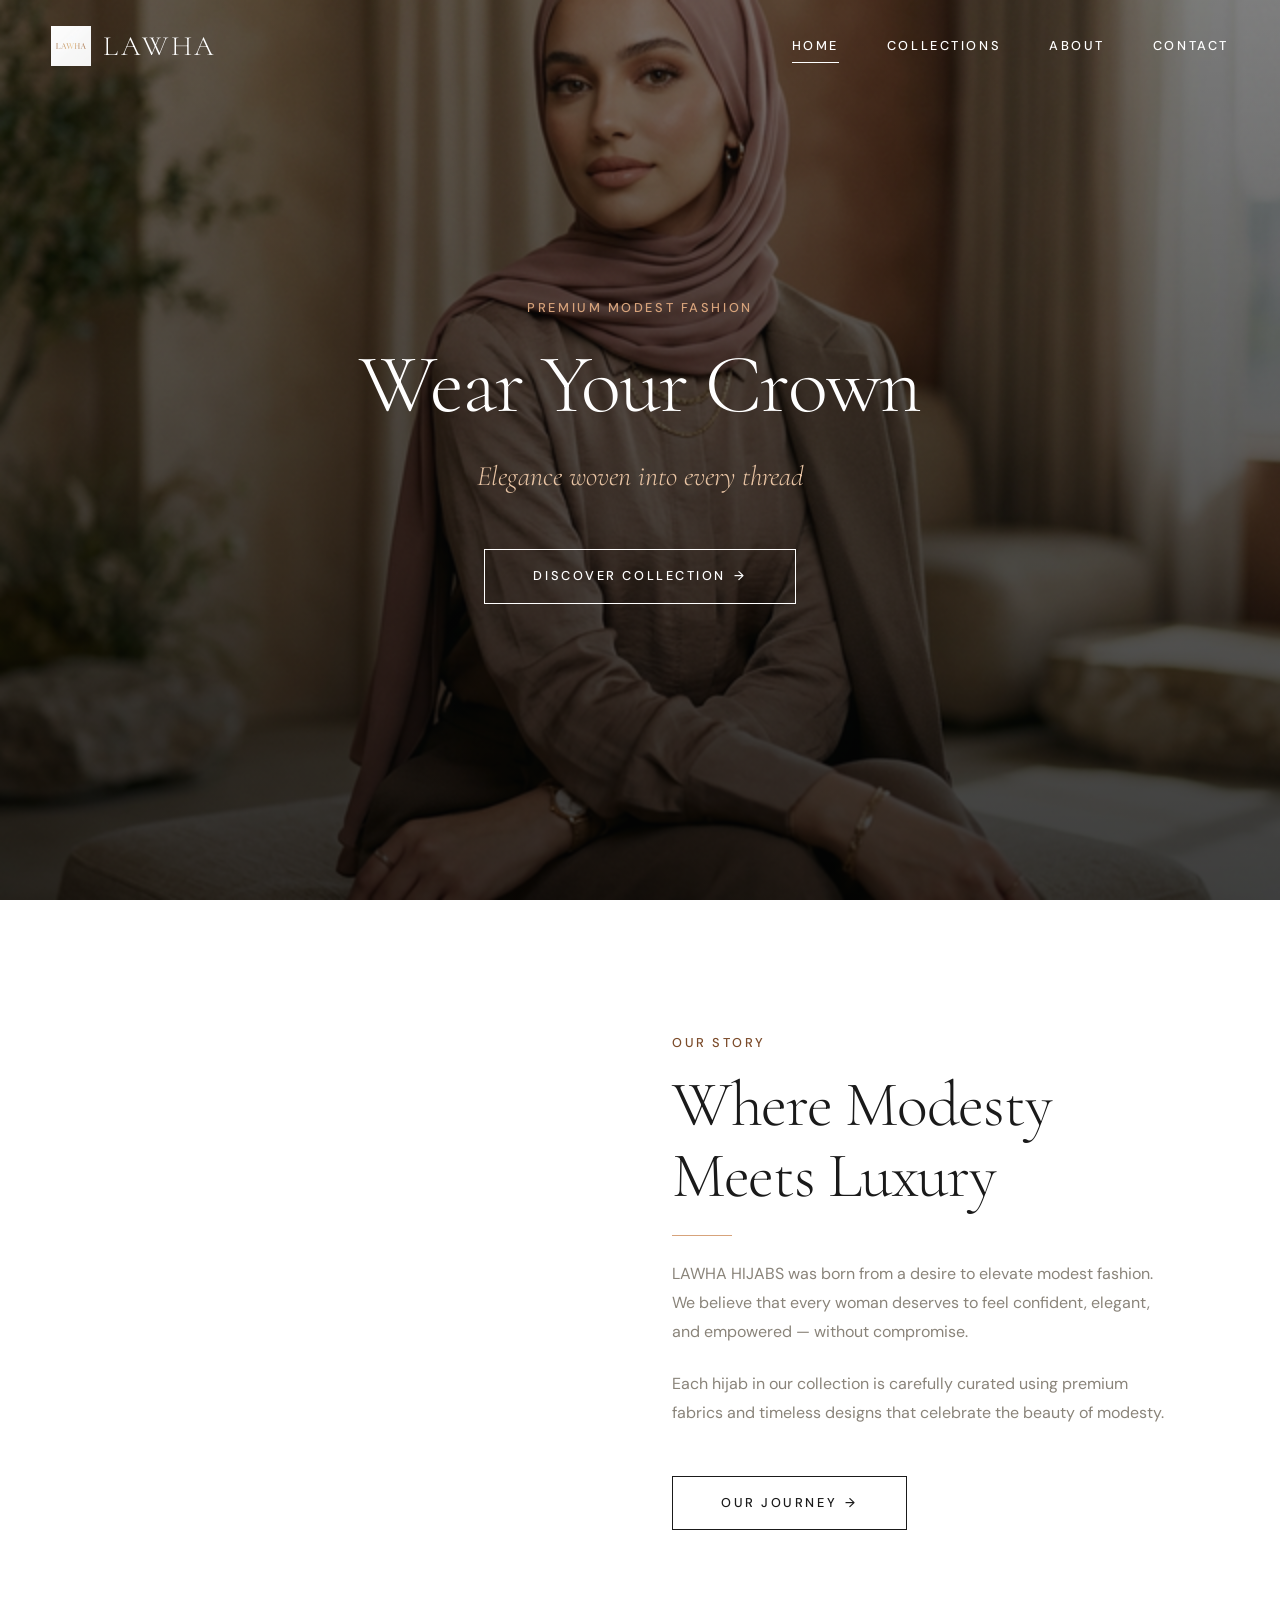
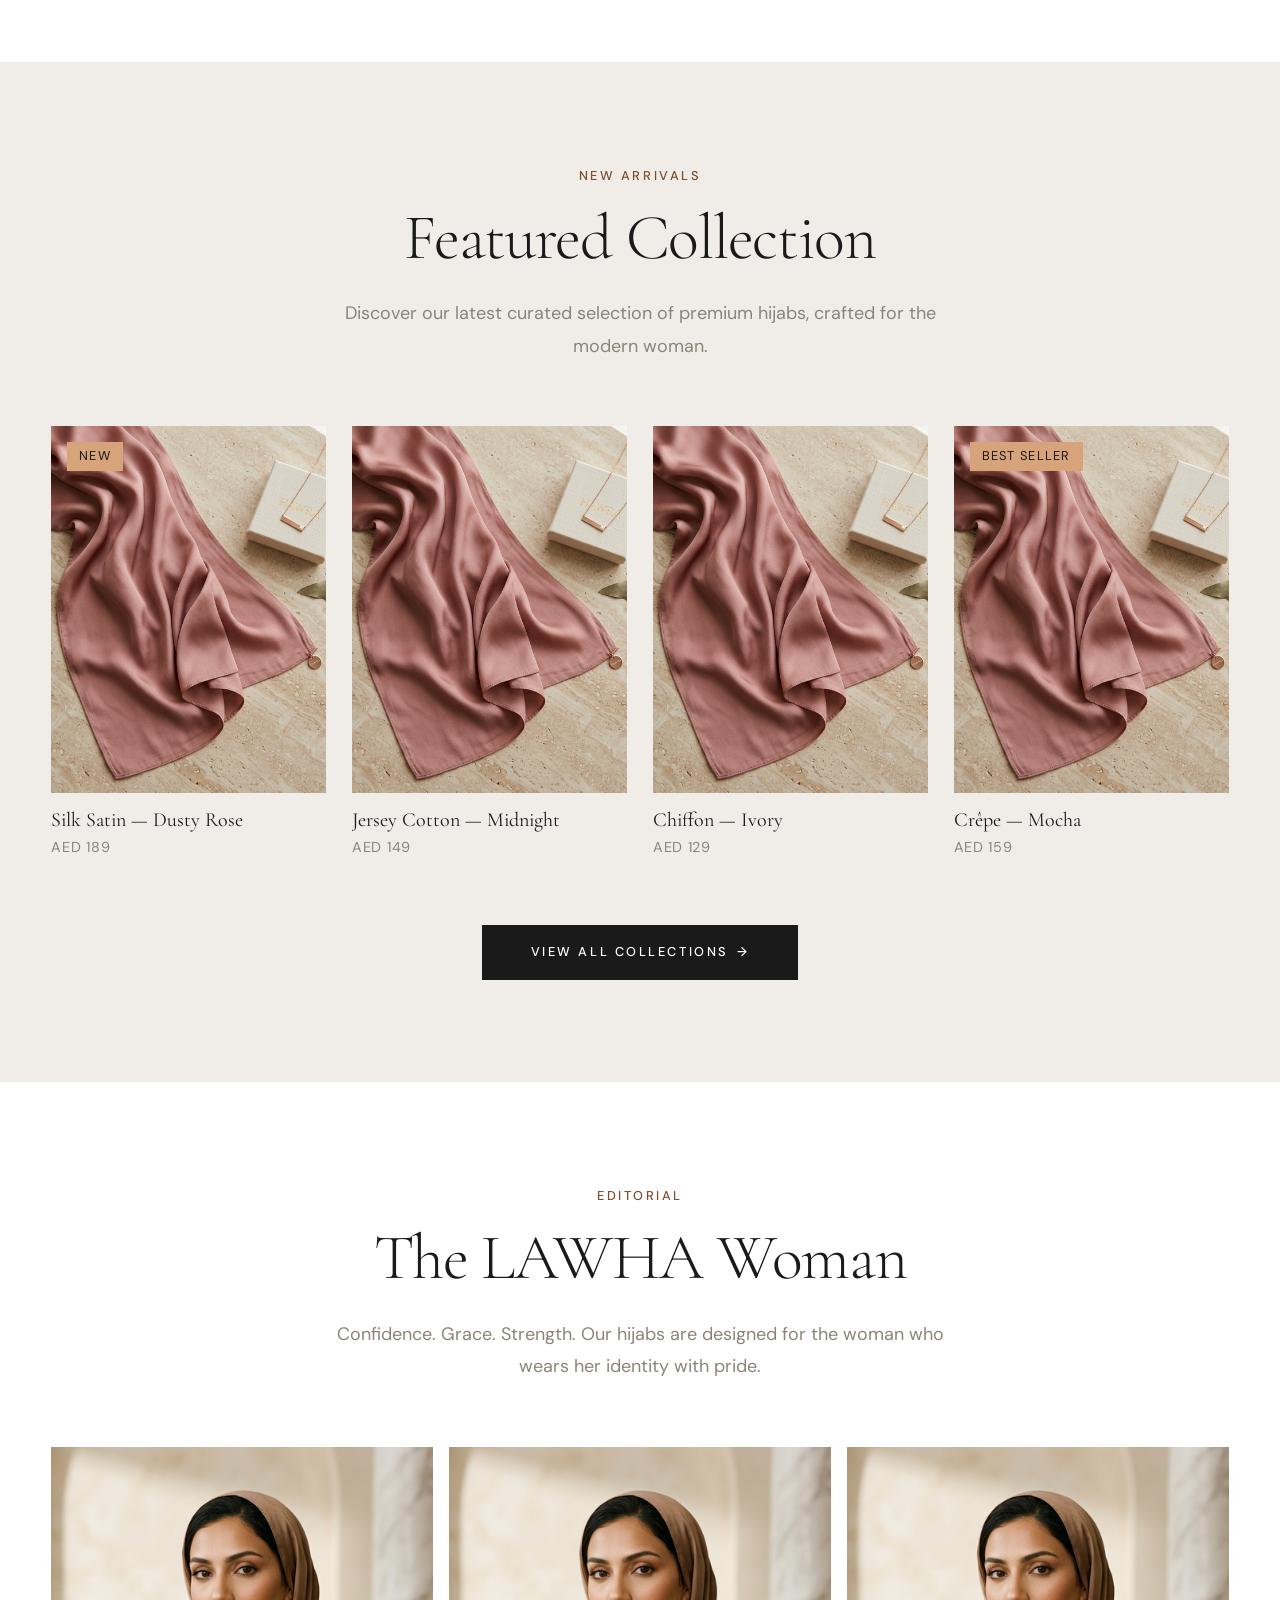
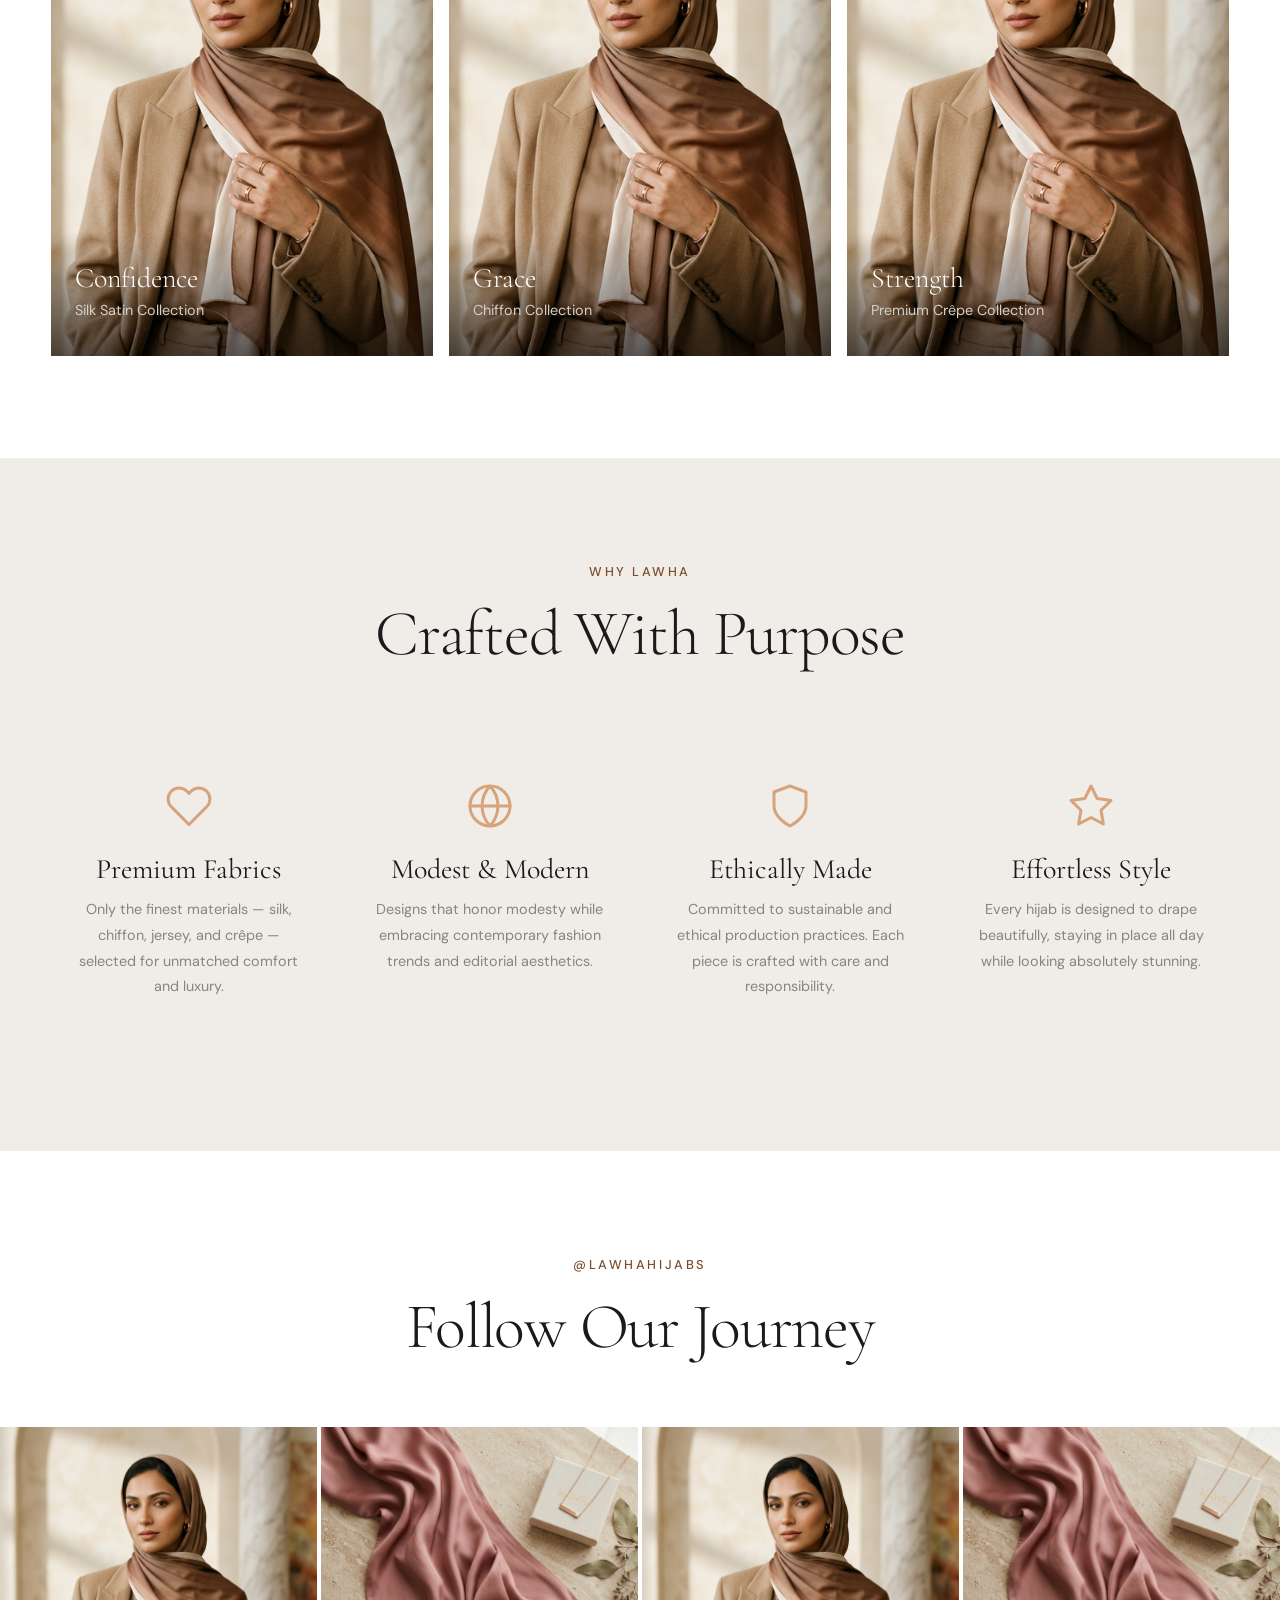
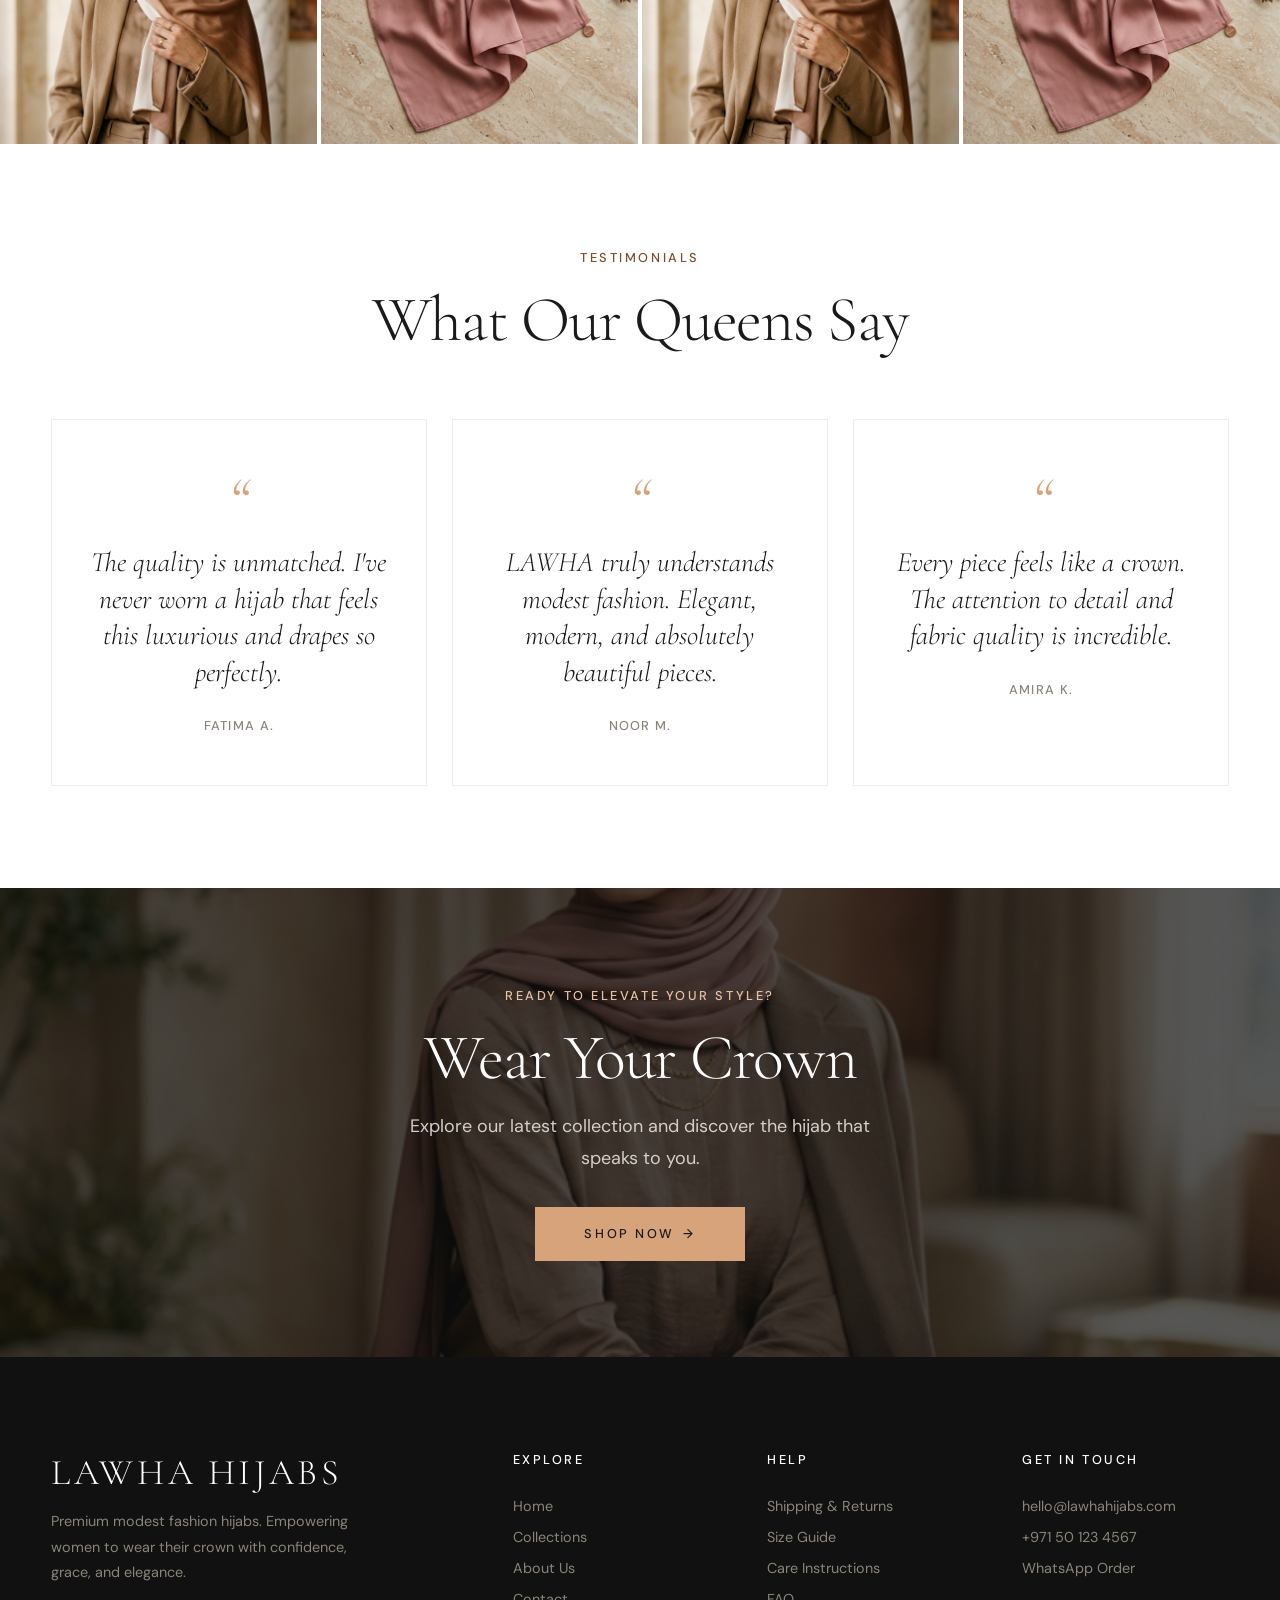
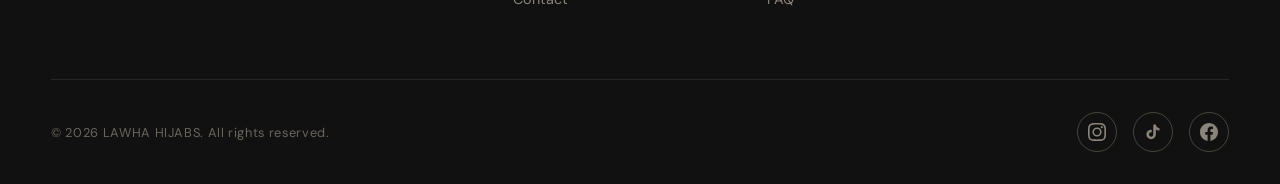
<file: index.html>
<!DOCTYPE html>
<html lang="en">
<head>
  <meta charset="UTF-8">
  <meta name="viewport" content="width=device-width, initial-scale=1.0">
  <meta name="description" content="LAWHA HIJABS — Premium modest fashion hijabs. Wear Your Crown. Discover our curated collection of luxury hijabs designed for the modern modest woman.">
  <meta name="keywords" content="hijab, modest fashion, premium hijabs, luxury hijabs, modest wear, lawha hijabs">
  <meta name="author" content="LAWHA HIJABS">
  <meta property="og:title" content="LAWHA HIJABS — Wear Your Crown">
  <meta property="og:description" content="Premium modest fashion hijabs. Discover our curated collection of luxury hijabs designed for the modern modest woman.">
  <meta property="og:type" content="website">
  <title>LAWHA HIJABS — Wear Your Crown</title>

  <!-- Stylesheets -->
  <link rel="stylesheet" href="css/reset.css">
  <link rel="stylesheet" href="css/variables.css">
  <link rel="stylesheet" href="css/typography.css">
  <link rel="stylesheet" href="css/layout.css">
  <link rel="stylesheet" href="css/components.css">
  <link rel="stylesheet" href="css/animations.css">
  <link rel="stylesheet" href="css/responsive.css">

  <!-- Favicon -->
  <link rel="icon" type="image/png" href="assets/logo/favicon.png">
</head>
<body class="page-transition">

  <!-- Scroll Progress Bar -->
  <div class="scroll-progress" id="scrollProgress"></div>

  <!-- =========================================
       NAVBAR
       ========================================= -->
  <nav class="navbar navbar--transparent" id="navbar" role="navigation" aria-label="Main navigation">
    <div class="container">
      <div class="navbar__inner">

        <!-- Logo -->
        <a href="index.html" class="navbar__logo" aria-label="LAWHA HIJABS Home">
          <img src="assets/logo/logo.png" alt="LAWHA HIJABS Logo" width="40" height="40">
          <span class="navbar__logo-text">Lawha</span>
        </a>

        <!-- Desktop Navigation -->
        <div class="navbar__nav" id="navLinks">
          <a href="index.html" class="navbar__link active">Home</a>
          <a href="collections.html" class="navbar__link">Collections</a>
          <a href="about.html" class="navbar__link">About</a>
          <a href="contact.html" class="navbar__link">Contact</a>
        </div>

        <!-- Hamburger Menu Button -->
        <button class="navbar__hamburger" id="hamburger" aria-label="Toggle menu" aria-expanded="false">
          <span></span>
          <span></span>
          <span></span>
        </button>
      </div>
    </div>

    <!-- Mobile Overlay -->
    <div class="navbar__mobile-overlay" id="mobileOverlay">
      <a href="index.html" class="navbar__link active">Home</a>
      <a href="collections.html" class="navbar__link">Collections</a>
      <a href="about.html" class="navbar__link">About</a>
      <a href="contact.html" class="navbar__link">Contact</a>
    </div>
  </nav>


  <!-- =========================================
       SECTION 1: HERO
       ========================================= -->
  <section class="hero" id="hero">
    <img
      src="assets/banners/hero-banner.jpg"
      alt="LAWHA HIJABS — Premium Modest Fashion"
      class="hero__bg"
    >
    <div class="hero__overlay"></div>
    <div class="hero__content">
      <p class="hero__overline">Premium Modest Fashion</p>
      <h1 class="hero__title">Wear Your Crown</h1>
      <p class="hero__tagline">Elegance woven into every thread</p>
      <div class="hero__cta">
        <a href="collections.html" class="btn btn--secondary">
          Discover Collection
          <span class="btn__arrow">→</span>
        </a>
      </div>
    </div>
  </section>


  <!-- =========================================
       SECTION 2: BRAND INTRODUCTION
       ========================================= -->
  <section class="section" id="brand-intro">
    <div class="container">
      <div class="brand-intro">
        <div class="brand-intro__image anim-image-reveal">
          <img
            src="assets/models/model-1.jpg"
            alt="LAWHA HIJABS — Modest Fashion Model"
            loading="lazy"
          >
        </div>
        <div class="brand-intro__content anim-fade-up">
          <p class="overline">Our Story</p>
          <h2>Where Modesty<br>Meets Luxury</h2>
          <div class="divider"></div>
          <p>LAWHA HIJABS was born from a desire to elevate modest fashion. We believe that every woman deserves to feel confident, elegant, and empowered — without compromise.</p>
          <p>Each hijab in our collection is carefully curated using premium fabrics and timeless designs that celebrate the beauty of modesty.</p>
          <a href="about.html" class="btn btn--outline" style="margin-top: var(--space-5);">
            Our Journey
            <span class="btn__arrow">→</span>
          </a>
        </div>
      </div>
    </div>
  </section>


  <!-- =========================================
       SECTION 3: FEATURED COLLECTION
       ========================================= -->
  <section class="section section--alt" id="featured-collection">
    <div class="container">
      <div class="section-header anim-fade-up">
        <p class="section-header__overline">New Arrivals</p>
        <h2 class="section-header__title">Featured Collection</h2>
        <p class="section-header__desc">Discover our latest curated selection of premium hijabs, crafted for the modern woman.</p>
      </div>

      <div class="grid grid--4 stagger-children">

        <!-- Product 1 -->
        <div class="product-card anim-fade-up">
          <div class="product-card__image-wrapper">
            <span class="product-card__badge">New</span>
            <img
              src="assets/products/product-1.jpg"
              alt="Silk Satin Hijab — Dusty Rose"
              class="product-card__image"
              loading="lazy"
            >
            <div class="product-card__overlay">
              <a href="#" class="btn btn--secondary" style="font-size: 0.65rem; padding: 10px 20px;">Quick View</a>
            </div>
          </div>
          <div class="product-card__info">
            <h4 class="product-card__name">Silk Satin — Dusty Rose</h4>
            <p class="product-card__price">AED 189</p>
          </div>
        </div>

        <!-- Product 2 -->
        <div class="product-card anim-fade-up">
          <div class="product-card__image-wrapper">
            <img
              src="assets/products/product-2.jpg"
              alt="Jersey Cotton Hijab — Midnight"
              class="product-card__image"
              loading="lazy"
            >
            <div class="product-card__overlay">
              <a href="#" class="btn btn--secondary" style="font-size: 0.65rem; padding: 10px 20px;">Quick View</a>
            </div>
          </div>
          <div class="product-card__info">
            <h4 class="product-card__name">Jersey Cotton — Midnight</h4>
            <p class="product-card__price">AED 149</p>
          </div>
        </div>

        <!-- Product 3 -->
        <div class="product-card anim-fade-up">
          <div class="product-card__image-wrapper">
            <img
              src="assets/products/product-3.jpg"
              alt="Chiffon Hijab — Ivory"
              class="product-card__image"
              loading="lazy"
            >
            <div class="product-card__overlay">
              <a href="#" class="btn btn--secondary" style="font-size: 0.65rem; padding: 10px 20px;">Quick View</a>
            </div>
          </div>
          <div class="product-card__info">
            <h4 class="product-card__name">Chiffon — Ivory</h4>
            <p class="product-card__price">AED 129</p>
          </div>
        </div>

        <!-- Product 4 -->
        <div class="product-card anim-fade-up">
          <div class="product-card__image-wrapper">
            <span class="product-card__badge">Best Seller</span>
            <img
              src="assets/products/product-4.jpg"
              alt="Crêpe Hijab — Mocha"
              class="product-card__image"
              loading="lazy"
            >
            <div class="product-card__overlay">
              <a href="#" class="btn btn--secondary" style="font-size: 0.65rem; padding: 10px 20px;">Quick View</a>
            </div>
          </div>
          <div class="product-card__info">
            <h4 class="product-card__name">Crêpe — Mocha</h4>
            <p class="product-card__price">AED 159</p>
          </div>
        </div>

      </div>

      <div class="text-center" style="margin-top: var(--space-7);">
        <a href="collections.html" class="btn btn--primary">
          View All Collections
          <span class="btn__arrow">→</span>
        </a>
      </div>
    </div>
  </section>


  <!-- =========================================
       SECTION 4: MODEL SHOWCASE
       ========================================= -->
  <section class="section" id="model-showcase">
    <div class="container">
      <div class="section-header anim-fade-up">
        <p class="section-header__overline">Editorial</p>
        <h2 class="section-header__title">The LAWHA Woman</h2>
        <p class="section-header__desc">Confidence. Grace. Strength. Our hijabs are designed for the woman who wears her identity with pride.</p>
      </div>

      <div class="grid grid--3 stagger-children" style="gap: var(--space-4);">
        <div class="image-card aspect-portrait anim-fade-up">
          <img
            src="assets/models/model-2.jpg"
            alt="LAWHA HIJABS Model — Editorial Shot 1"
            class="image-card__img"
            loading="lazy"
          >
          <div class="image-card__caption">
            <h4>Confidence</h4>
            <p>Silk Satin Collection</p>
          </div>
        </div>

        <div class="image-card aspect-portrait anim-fade-up">
          <img
            src="assets/models/model-3.jpg"
            alt="LAWHA HIJABS Model — Editorial Shot 2"
            class="image-card__img"
            loading="lazy"
          >
          <div class="image-card__caption">
            <h4>Grace</h4>
            <p>Chiffon Collection</p>
          </div>
        </div>

        <div class="image-card aspect-portrait anim-fade-up">
          <img
            src="assets/models/model-4.jpg"
            alt="LAWHA HIJABS Model — Editorial Shot 3"
            class="image-card__img"
            loading="lazy"
          >
          <div class="image-card__caption">
            <h4>Strength</h4>
            <p>Premium Crêpe Collection</p>
          </div>
        </div>
      </div>
    </div>
  </section>


  <!-- =========================================
       SECTION 5: WHY CHOOSE LAWHA
       ========================================= -->
  <section class="section section--alt" id="why-lawha">
    <div class="container">
      <div class="section-header anim-fade-up">
        <p class="section-header__overline">Why LAWHA</p>
        <h2 class="section-header__title">Crafted With Purpose</h2>
      </div>

      <div class="grid grid--4 stagger-children">
        <!-- Feature 1 -->
        <div class="feature-card anim-fade-up">
          <div class="feature-card__icon">
            <svg xmlns="http://www.w3.org/2000/svg" viewBox="0 0 24 24" fill="none" stroke="currentColor" stroke-width="1.5" stroke-linecap="round" stroke-linejoin="round">
              <path d="M20.84 4.61a5.5 5.5 0 0 0-7.78 0L12 5.67l-1.06-1.06a5.5 5.5 0 0 0-7.78 7.78l1.06 1.06L12 21.23l7.78-7.78 1.06-1.06a5.5 5.5 0 0 0 0-7.78z"></path>
            </svg>
          </div>
          <h4 class="feature-card__title">Premium Fabrics</h4>
          <p class="feature-card__desc">Only the finest materials — silk, chiffon, jersey, and crêpe — selected for unmatched comfort and luxury.</p>
        </div>

        <!-- Feature 2 -->
        <div class="feature-card anim-fade-up">
          <div class="feature-card__icon">
            <svg xmlns="http://www.w3.org/2000/svg" viewBox="0 0 24 24" fill="none" stroke="currentColor" stroke-width="1.5" stroke-linecap="round" stroke-linejoin="round">
              <circle cx="12" cy="12" r="10"></circle>
              <path d="M12 2a15.3 15.3 0 0 1 4 10 15.3 15.3 0 0 1-4 10 15.3 15.3 0 0 1-4-10 15.3 15.3 0 0 1 4-10z"></path>
              <line x1="2" y1="12" x2="22" y2="12"></line>
            </svg>
          </div>
          <h4 class="feature-card__title">Modest & Modern</h4>
          <p class="feature-card__desc">Designs that honor modesty while embracing contemporary fashion trends and editorial aesthetics.</p>
        </div>

        <!-- Feature 3 -->
        <div class="feature-card anim-fade-up">
          <div class="feature-card__icon">
            <svg xmlns="http://www.w3.org/2000/svg" viewBox="0 0 24 24" fill="none" stroke="currentColor" stroke-width="1.5" stroke-linecap="round" stroke-linejoin="round">
              <path d="M12 22s8-4 8-10V5l-8-3-8 3v7c0 6 8 10 8 10z"></path>
            </svg>
          </div>
          <h4 class="feature-card__title">Ethically Made</h4>
          <p class="feature-card__desc">Committed to sustainable and ethical production practices. Each piece is crafted with care and responsibility.</p>
        </div>

        <!-- Feature 4 -->
        <div class="feature-card anim-fade-up">
          <div class="feature-card__icon">
            <svg xmlns="http://www.w3.org/2000/svg" viewBox="0 0 24 24" fill="none" stroke="currentColor" stroke-width="1.5" stroke-linecap="round" stroke-linejoin="round">
              <polygon points="12 2 15.09 8.26 22 9.27 17 14.14 18.18 21.02 12 17.77 5.82 21.02 7 14.14 2 9.27 8.91 8.26 12 2"></polygon>
            </svg>
          </div>
          <h4 class="feature-card__title">Effortless Style</h4>
          <p class="feature-card__desc">Every hijab is designed to drape beautifully, staying in place all day while looking absolutely stunning.</p>
        </div>
      </div>
    </div>
  </section>


  <!-- =========================================
       SECTION 6: INSTAGRAM GALLERY
       ========================================= -->
  <section class="section" id="instagram" style="padding-bottom: 0;">
    <div class="container">
      <div class="section-header anim-fade-up">
        <p class="section-header__overline">@lawhahijabs</p>
        <h2 class="section-header__title">Follow Our Journey</h2>
      </div>
    </div>
    <div class="insta-grid anim-fade-in">
      <div class="insta-grid__item">
        <img src="assets/models/insta-1.jpg" alt="LAWHA HIJABS Instagram" loading="lazy">
      </div>
      <div class="insta-grid__item">
        <img src="assets/products/insta-2.jpg" alt="LAWHA HIJABS Instagram" loading="lazy">
      </div>
      <div class="insta-grid__item">
        <img src="assets/models/insta-3.jpg" alt="LAWHA HIJABS Instagram" loading="lazy">
      </div>
      <div class="insta-grid__item">
        <img src="assets/products/insta-4.jpg" alt="LAWHA HIJABS Instagram" loading="lazy">
      </div>
    </div>
  </section>


  <!-- =========================================
       SECTION 7: TESTIMONIALS
       ========================================= -->
  <section class="section" id="testimonials">
    <div class="container">
      <div class="section-header anim-fade-up">
        <p class="section-header__overline">Testimonials</p>
        <h2 class="section-header__title">What Our Queens Say</h2>
      </div>

      <div class="grid grid--3 stagger-children">
        <div class="testimonial-card anim-fade-up">
          <p class="testimonial-card__quote">The quality is unmatched. I've never worn a hijab that feels this luxurious and drapes so perfectly.</p>
          <p class="testimonial-card__author">Fatima A.</p>
        </div>

        <div class="testimonial-card anim-fade-up">
          <p class="testimonial-card__quote">LAWHA truly understands modest fashion. Elegant, modern, and absolutely beautiful pieces.</p>
          <p class="testimonial-card__author">Noor M.</p>
        </div>

        <div class="testimonial-card anim-fade-up">
          <p class="testimonial-card__quote">Every piece feels like a crown. The attention to detail and fabric quality is incredible.</p>
          <p class="testimonial-card__author">Amira K.</p>
        </div>
      </div>
    </div>
  </section>


  <!-- =========================================
       SECTION 8: CALL TO ACTION
       ========================================= -->
  <section class="cta-banner" id="cta">
    <img
      src="assets/banners/cta-banner.jpg"
      alt="LAWHA HIJABS — Shop Now"
      class="cta-banner__bg"
      loading="lazy"
    >
    <div class="cta-banner__content anim-fade-up">
      <p class="overline" style="color: var(--accent-light); margin-bottom: var(--space-4);">Ready to Elevate Your Style?</p>
      <h2 class="cta-banner__title">Wear Your Crown</h2>
      <p class="cta-banner__desc">Explore our latest collection and discover the hijab that speaks to you.</p>
      <a href="collections.html" class="btn btn--accent">
        Shop Now
        <span class="btn__arrow">→</span>
      </a>
    </div>
  </section>


  <!-- =========================================
       SECTION 9: FOOTER
       ========================================= -->
  <footer class="footer" id="footer">
    <div class="container">
      <div class="footer__grid">

        <!-- Brand Column -->
        <div>
          <h3 class="footer__brand-name">LAWHA HIJABS</h3>
          <p class="footer__brand-desc">Premium modest fashion hijabs. Empowering women to wear their crown with confidence, grace, and elegance.</p>
        </div>

        <!-- Quick Links -->
        <div>
          <h4 class="footer__heading">Explore</h4>
          <a href="index.html" class="footer__link">Home</a>
          <a href="collections.html" class="footer__link">Collections</a>
          <a href="about.html" class="footer__link">About Us</a>
          <a href="contact.html" class="footer__link">Contact</a>
        </div>

        <!-- Help -->
        <div>
          <h4 class="footer__heading">Help</h4>
          <a href="#" class="footer__link">Shipping & Returns</a>
          <a href="#" class="footer__link">Size Guide</a>
          <a href="#" class="footer__link">Care Instructions</a>
          <a href="#" class="footer__link">FAQ</a>
        </div>

        <!-- Contact -->
        <div>
          <h4 class="footer__heading">Get in Touch</h4>
          <a href="mailto:hello@lawhahijabs.com" class="footer__link">hello@lawhahijabs.com</a>
          <a href="tel:+971501234567" class="footer__link">+971 50 123 4567</a>
          <a href="https://wa.me/971501234567" class="footer__link">WhatsApp Order</a>
        </div>
      </div>

      <div class="footer__bottom">
        <p class="footer__copyright">© <span class="current-year"></span> LAWHA HIJABS. All rights reserved.</p>
        <div class="footer__socials">
          <a href="#" class="footer__social-link" aria-label="Instagram">
            <svg xmlns="http://www.w3.org/2000/svg" viewBox="0 0 24 24"><path d="M12 2.163c3.204 0 3.584.012 4.85.07 3.252.148 4.771 1.691 4.919 4.919.058 1.265.069 1.645.069 4.849 0 3.205-.012 3.584-.069 4.849-.149 3.225-1.664 4.771-4.919 4.919-1.266.058-1.644.07-4.85.07-3.204 0-3.584-.012-4.849-.07-3.26-.149-4.771-1.699-4.919-4.92-.058-1.265-.07-1.644-.07-4.849 0-3.204.013-3.583.07-4.849.149-3.227 1.664-4.771 4.919-4.919 1.266-.057 1.645-.069 4.849-.069zM12 0C8.741 0 8.333.014 7.053.072 2.695.272.273 2.69.073 7.052.014 8.333 0 8.741 0 12c0 3.259.014 3.668.072 4.948.2 4.358 2.618 6.78 6.98 6.98C8.333 23.986 8.741 24 12 24c3.259 0 3.668-.014 4.948-.072 4.354-.2 6.782-2.618 6.979-6.98.059-1.28.073-1.689.073-4.948 0-3.259-.014-3.667-.072-4.947-.196-4.354-2.617-6.78-6.979-6.98C15.668.014 15.259 0 12 0zm0 5.838a6.162 6.162 0 100 12.324 6.162 6.162 0 000-12.324zM12 16a4 4 0 110-8 4 4 0 010 8zm6.406-11.845a1.44 1.44 0 100 2.881 1.44 1.44 0 000-2.881z"/></svg>
          </a>
          <a href="#" class="footer__social-link" aria-label="TikTok">
            <svg xmlns="http://www.w3.org/2000/svg" viewBox="0 0 24 24"><path d="M19.59 6.69a4.83 4.83 0 01-3.77-4.25V2h-3.45v13.67a2.89 2.89 0 01-2.88 2.5 2.89 2.89 0 01-2.88-2.88 2.89 2.89 0 012.88-2.88c.28 0 .54.04.79.11v-3.5a6.37 6.37 0 00-.79-.05A6.34 6.34 0 003.15 15.2a6.34 6.34 0 006.34 6.34 6.34 6.34 0 006.34-6.34V8.73a8.26 8.26 0 004.78 1.52v-3.4a4.85 4.85 0 01-1.02-.16z"/></svg>
          </a>
          <a href="#" class="footer__social-link" aria-label="Facebook">
            <svg xmlns="http://www.w3.org/2000/svg" viewBox="0 0 24 24"><path d="M24 12.073c0-6.627-5.373-12-12-12s-12 5.373-12 12c0 5.99 4.388 10.954 10.125 11.854v-8.385H7.078v-3.47h3.047V9.43c0-3.007 1.792-4.669 4.533-4.669 1.312 0 2.686.235 2.686.235v2.953H15.83c-1.491 0-1.956.925-1.956 1.874v2.25h3.328l-.532 3.47h-2.796v8.385C19.612 23.027 24 18.062 24 12.073z"/></svg>
          </a>
        </div>
      </div>
    </div>
  </footer>


  <!-- JavaScript -->
  <script src="js/scrollAnimations.js"></script>
  <script src="js/navbar.js"></script>
  <script src="js/interactions.js"></script>
  <script src="js/main.js"></script>
</body>
</html>
</file>
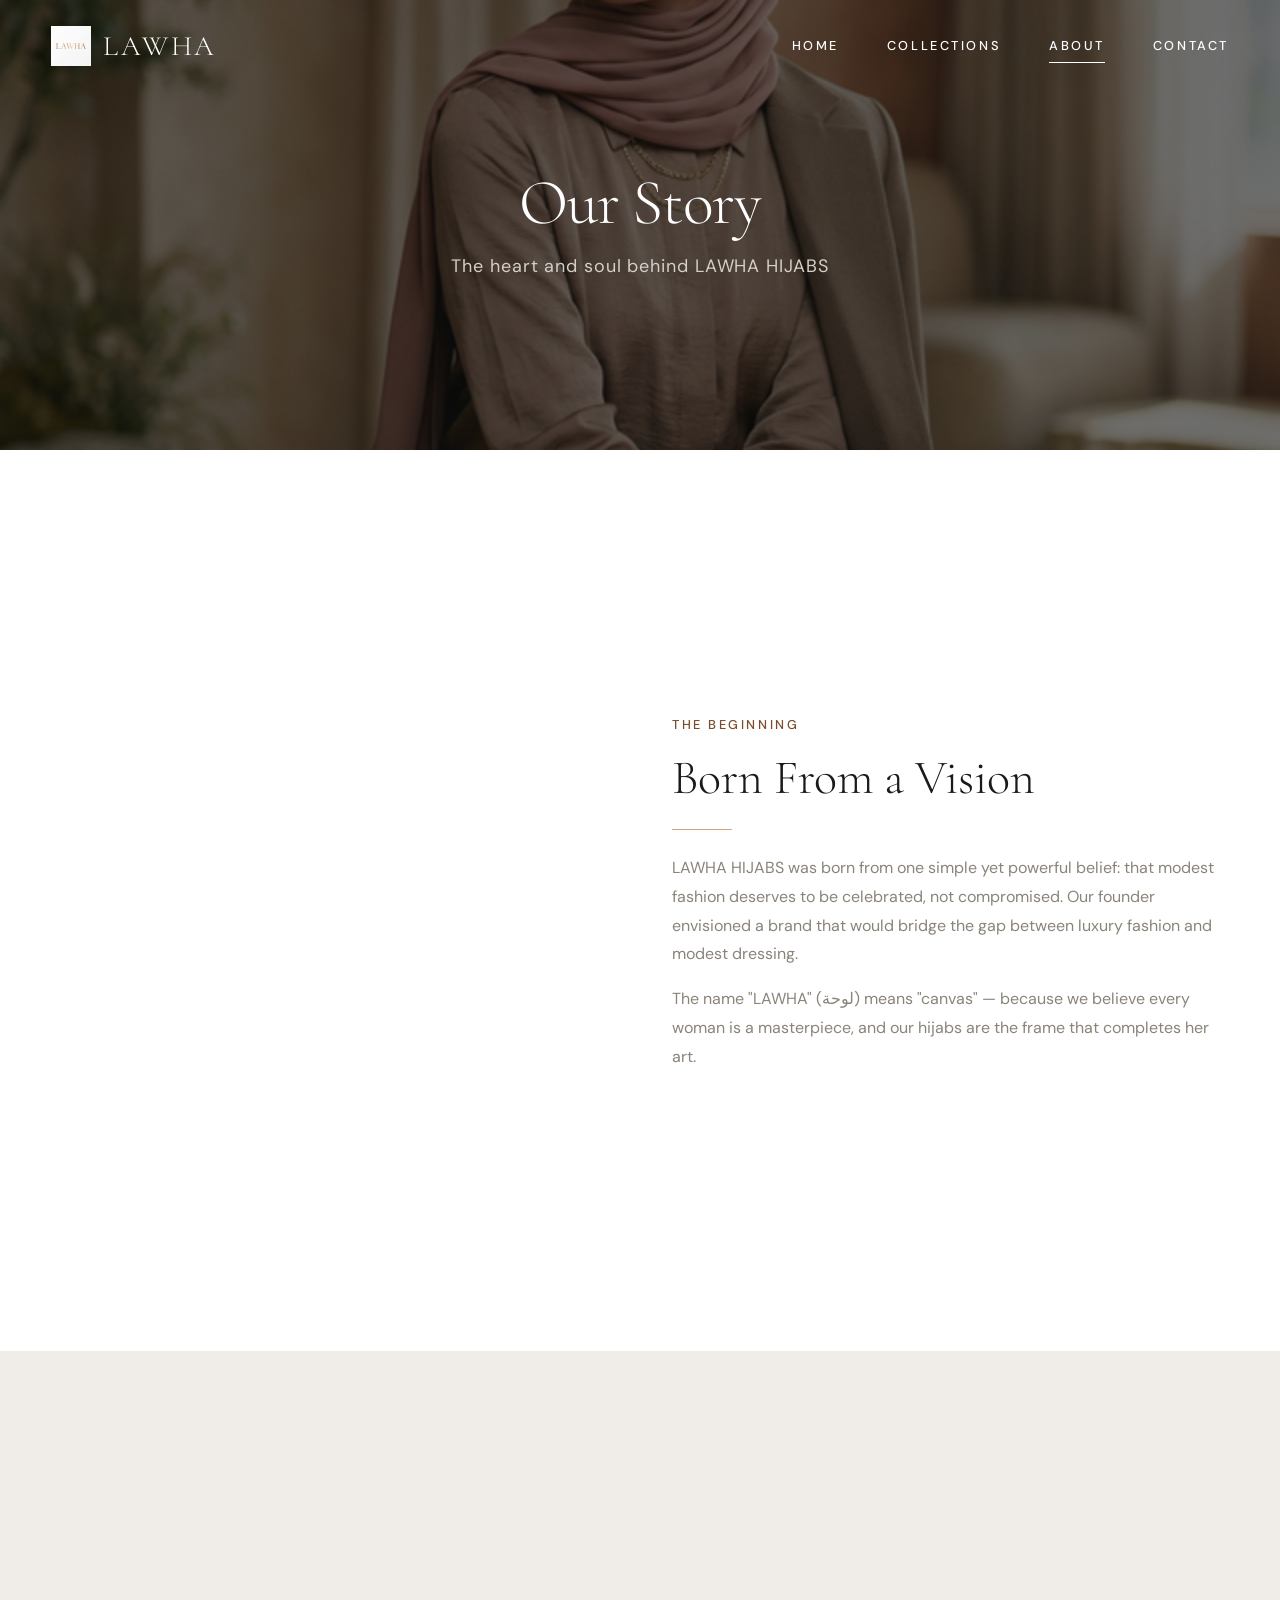
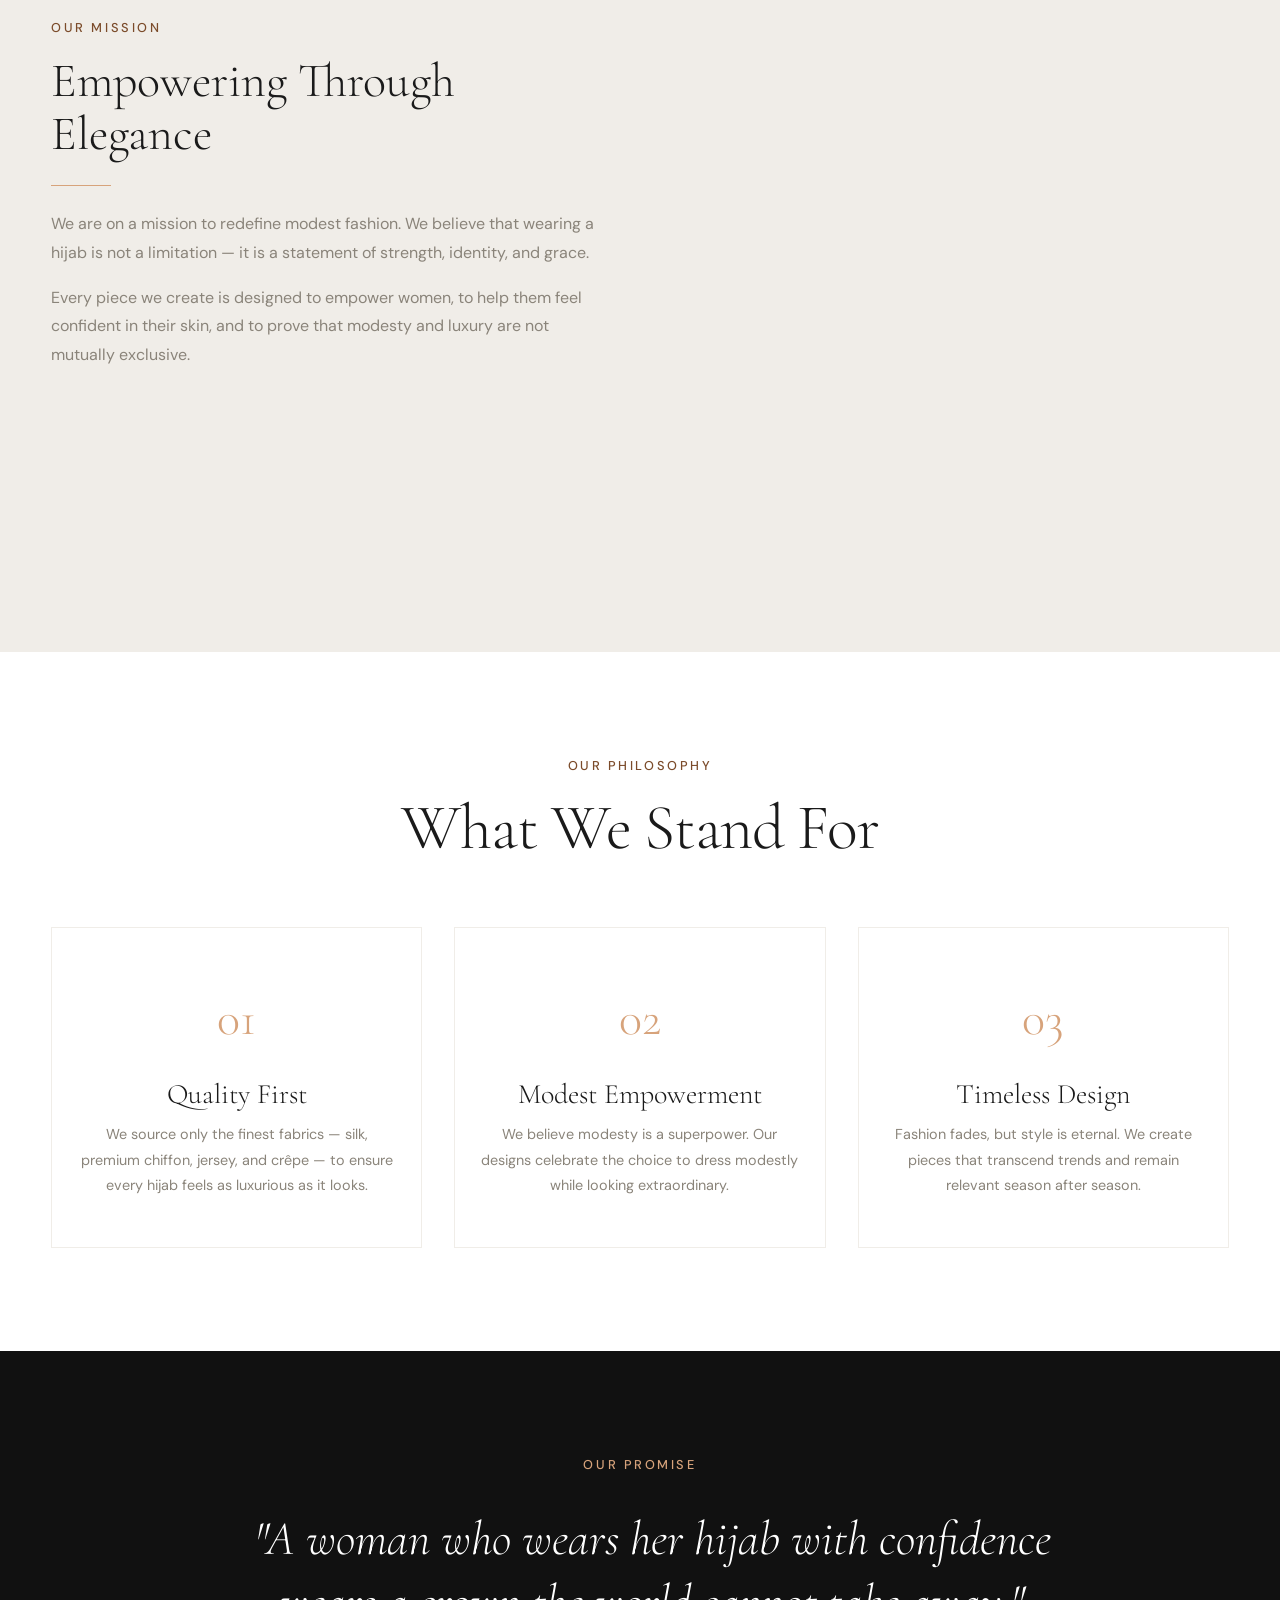
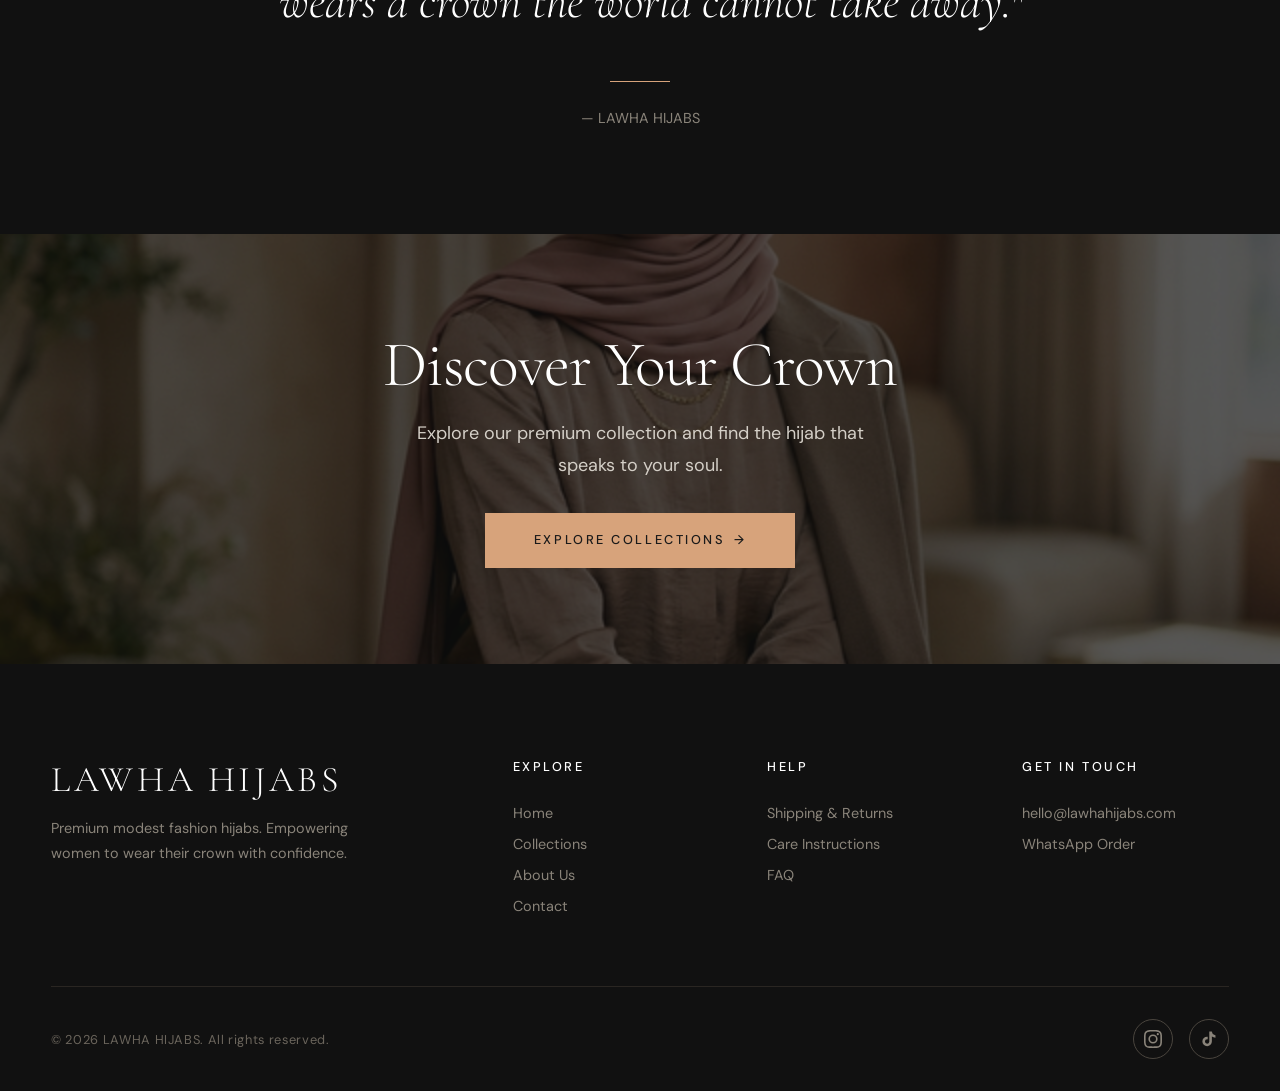
<file: about.html>
<!DOCTYPE html>
<html lang="en">
<head>
  <meta charset="UTF-8">
  <meta name="viewport" content="width=device-width, initial-scale=1.0">
  <meta name="description" content="About LAWHA HIJABS — Our story, mission, and philosophy behind our premium modest fashion hijab brand.">
  <title>About — LAWHA HIJABS</title>
  <link rel="stylesheet" href="css/reset.css">
  <link rel="stylesheet" href="css/variables.css">
  <link rel="stylesheet" href="css/typography.css">
  <link rel="stylesheet" href="css/layout.css">
  <link rel="stylesheet" href="css/components.css">
  <link rel="stylesheet" href="css/animations.css">
  <link rel="stylesheet" href="css/responsive.css">
  <link rel="icon" type="image/png" href="assets/logo/favicon.png">
</head>
<body class="page-transition">
  <div class="scroll-progress" id="scrollProgress"></div>

  <nav class="navbar navbar--transparent" id="navbar" role="navigation" aria-label="Main navigation">
    <div class="container">
      <div class="navbar__inner">
        <a href="index.html" class="navbar__logo" aria-label="LAWHA HIJABS Home">
          <img src="assets/logo/logo.png" alt="LAWHA HIJABS Logo" width="40" height="40">
          <span class="navbar__logo-text">Lawha</span>
        </a>
        <div class="navbar__nav" id="navLinks">
          <a href="index.html" class="navbar__link">Home</a>
          <a href="collections.html" class="navbar__link">Collections</a>
          <a href="about.html" class="navbar__link active">About</a>
          <a href="contact.html" class="navbar__link">Contact</a>
        </div>
        <button class="navbar__hamburger" id="hamburger" aria-label="Toggle menu"><span></span><span></span><span></span></button>
      </div>
    </div>
    <div class="navbar__mobile-overlay" id="mobileOverlay">
      <a href="index.html" class="navbar__link">Home</a>
      <a href="collections.html" class="navbar__link">Collections</a>
      <a href="about.html" class="navbar__link active">About</a>
      <a href="contact.html" class="navbar__link">Contact</a>
    </div>
  </nav>

  <section class="page-hero">
    <img src="assets/banners/about-banner.jpg" alt="About LAWHA HIJABS" class="page-hero__bg">
    <div class="page-hero__content">
      <h1 class="page-hero__title">Our Story</h1>
      <p class="page-hero__subtitle">The heart and soul behind LAWHA HIJABS</p>
    </div>
  </section>

  <section class="section" id="brand-story">
    <div class="container">
      <div class="story-section">
        <div class="story-section__image anim-image-reveal">
          <img src="assets/models/about-1.jpg" alt="LAWHA HIJABS — Our Beginning" loading="lazy">
        </div>
        <div class="story-section__content anim-fade-up">
          <p class="overline">The Beginning</p>
          <h3>Born From a Vision</h3>
          <div class="divider"></div>
          <p>LAWHA HIJABS was born from one simple yet powerful belief: that modest fashion deserves to be celebrated, not compromised. Our founder envisioned a brand that would bridge the gap between luxury fashion and modest dressing.</p>
          <p>The name "LAWHA" (لوحة) means "canvas" — because we believe every woman is a masterpiece, and our hijabs are the frame that completes her art.</p>
        </div>
      </div>
    </div>
  </section>

  <section class="section section--alt" id="mission">
    <div class="container">
      <div class="story-section story-section--reverse">
        <div class="story-section__image anim-image-reveal">
          <img src="assets/models/about-2.jpg" alt="LAWHA HIJABS — Our Mission" loading="lazy">
        </div>
        <div class="story-section__content anim-fade-up">
          <p class="overline">Our Mission</p>
          <h3>Empowering Through Elegance</h3>
          <div class="divider"></div>
          <p>We are on a mission to redefine modest fashion. We believe that wearing a hijab is not a limitation — it is a statement of strength, identity, and grace.</p>
          <p>Every piece we create is designed to empower women, to help them feel confident in their skin, and to prove that modesty and luxury are not mutually exclusive.</p>
        </div>
      </div>
    </div>
  </section>

  <section class="section" id="philosophy">
    <div class="container">
      <div class="section-header anim-fade-up">
        <p class="section-header__overline">Our Philosophy</p>
        <h2 class="section-header__title">What We Stand For</h2>
      </div>
      <div class="values-grid stagger-children">
        <div class="value-item anim-fade-up">
          <p class="value-item__number">01</p>
          <h4 class="value-item__title">Quality First</h4>
          <p class="value-item__desc">We source only the finest fabrics — silk, premium chiffon, jersey, and crêpe — to ensure every hijab feels as luxurious as it looks.</p>
        </div>
        <div class="value-item anim-fade-up">
          <p class="value-item__number">02</p>
          <h4 class="value-item__title">Modest Empowerment</h4>
          <p class="value-item__desc">We believe modesty is a superpower. Our designs celebrate the choice to dress modestly while looking extraordinary.</p>
        </div>
        <div class="value-item anim-fade-up">
          <p class="value-item__number">03</p>
          <h4 class="value-item__title">Timeless Design</h4>
          <p class="value-item__desc">Fashion fades, but style is eternal. We create pieces that transcend trends and remain relevant season after season.</p>
        </div>
      </div>
    </div>
  </section>

  <section class="section section--dark" id="empowerment">
    <div class="container container--narrow text-center">
      <div class="anim-fade-up">
        <p class="overline" style="color: var(--accent); margin-bottom: var(--space-6);">Our Promise</p>
        <blockquote style="border:none;text-align:center;font-size:var(--text-3xl);color:var(--text-light);">"A woman who wears her hijab with confidence wears a crown the world cannot take away."</blockquote>
        <div class="divider divider--center" style="margin-top:var(--space-7);margin-bottom:var(--space-5);"></div>
        <p class="text-small" style="color:var(--neutral-500);">— LAWHA HIJABS</p>
      </div>
    </div>
  </section>

  <section class="cta-banner" id="cta">
    <img src="assets/banners/cta-banner.jpg" alt="LAWHA HIJABS" class="cta-banner__bg" loading="lazy">
    <div class="cta-banner__content anim-fade-up">
      <h2 class="cta-banner__title">Discover Your Crown</h2>
      <p class="cta-banner__desc">Explore our premium collection and find the hijab that speaks to your soul.</p>
      <a href="collections.html" class="btn btn--accent">Explore Collections <span class="btn__arrow">→</span></a>
    </div>
  </section>

  <footer class="footer" id="footer">
    <div class="container">
      <div class="footer__grid">
        <div>
          <h3 class="footer__brand-name">LAWHA HIJABS</h3>
          <p class="footer__brand-desc">Premium modest fashion hijabs. Empowering women to wear their crown with confidence.</p>
        </div>
        <div>
          <h4 class="footer__heading">Explore</h4>
          <a href="index.html" class="footer__link">Home</a>
          <a href="collections.html" class="footer__link">Collections</a>
          <a href="about.html" class="footer__link">About Us</a>
          <a href="contact.html" class="footer__link">Contact</a>
        </div>
        <div>
          <h4 class="footer__heading">Help</h4>
          <a href="#" class="footer__link">Shipping & Returns</a>
          <a href="#" class="footer__link">Care Instructions</a>
          <a href="#" class="footer__link">FAQ</a>
        </div>
        <div>
          <h4 class="footer__heading">Get in Touch</h4>
          <a href="mailto:hello@lawhahijabs.com" class="footer__link">hello@lawhahijabs.com</a>
          <a href="https://wa.me/971501234567" class="footer__link">WhatsApp Order</a>
        </div>
      </div>
      <div class="footer__bottom">
        <p class="footer__copyright">© <span class="current-year"></span> LAWHA HIJABS. All rights reserved.</p>
        <div class="footer__socials">
          <a href="#" class="footer__social-link" aria-label="Instagram"><svg xmlns="http://www.w3.org/2000/svg" viewBox="0 0 24 24"><path d="M12 2.163c3.204 0 3.584.012 4.85.07 3.252.148 4.771 1.691 4.919 4.919.058 1.265.069 1.645.069 4.849 0 3.205-.012 3.584-.069 4.849-.149 3.225-1.664 4.771-4.919 4.919-1.266.058-1.644.07-4.85.07-3.204 0-3.584-.012-4.849-.07-3.26-.149-4.771-1.699-4.919-4.92-.058-1.265-.07-1.644-.07-4.849 0-3.204.013-3.583.07-4.849.149-3.227 1.664-4.771 4.919-4.919 1.266-.057 1.645-.069 4.849-.069zM12 0C8.741 0 8.333.014 7.053.072 2.695.272.273 2.69.073 7.052.014 8.333 0 8.741 0 12c0 3.259.014 3.668.072 4.948.2 4.358 2.618 6.78 6.98 6.98C8.333 23.986 8.741 24 12 24c3.259 0 3.668-.014 4.948-.072 4.354-.2 6.782-2.618 6.979-6.98.059-1.28.073-1.689.073-4.948 0-3.259-.014-3.667-.072-4.947-.196-4.354-2.617-6.78-6.979-6.98C15.668.014 15.259 0 12 0zm0 5.838a6.162 6.162 0 100 12.324 6.162 6.162 0 000-12.324zM12 16a4 4 0 110-8 4 4 0 010 8zm6.406-11.845a1.44 1.44 0 100 2.881 1.44 1.44 0 000-2.881z"/></svg></a>
          <a href="#" class="footer__social-link" aria-label="TikTok"><svg xmlns="http://www.w3.org/2000/svg" viewBox="0 0 24 24"><path d="M19.59 6.69a4.83 4.83 0 01-3.77-4.25V2h-3.45v13.67a2.89 2.89 0 01-2.88 2.5 2.89 2.89 0 01-2.88-2.88 2.89 2.89 0 012.88-2.88c.28 0 .54.04.79.11v-3.5a6.37 6.37 0 00-.79-.05A6.34 6.34 0 003.15 15.2a6.34 6.34 0 006.34 6.34 6.34 6.34 0 006.34-6.34V8.73a8.26 8.26 0 004.78 1.52v-3.4a4.85 4.85 0 01-1.02-.16z"/></svg></a>
        </div>
      </div>
    </div>
  </footer>

  <script src="js/scrollAnimations.js"></script>
  <script src="js/navbar.js"></script>
  <script src="js/interactions.js"></script>
  <script src="js/main.js"></script>
</body>
</html>
</file>
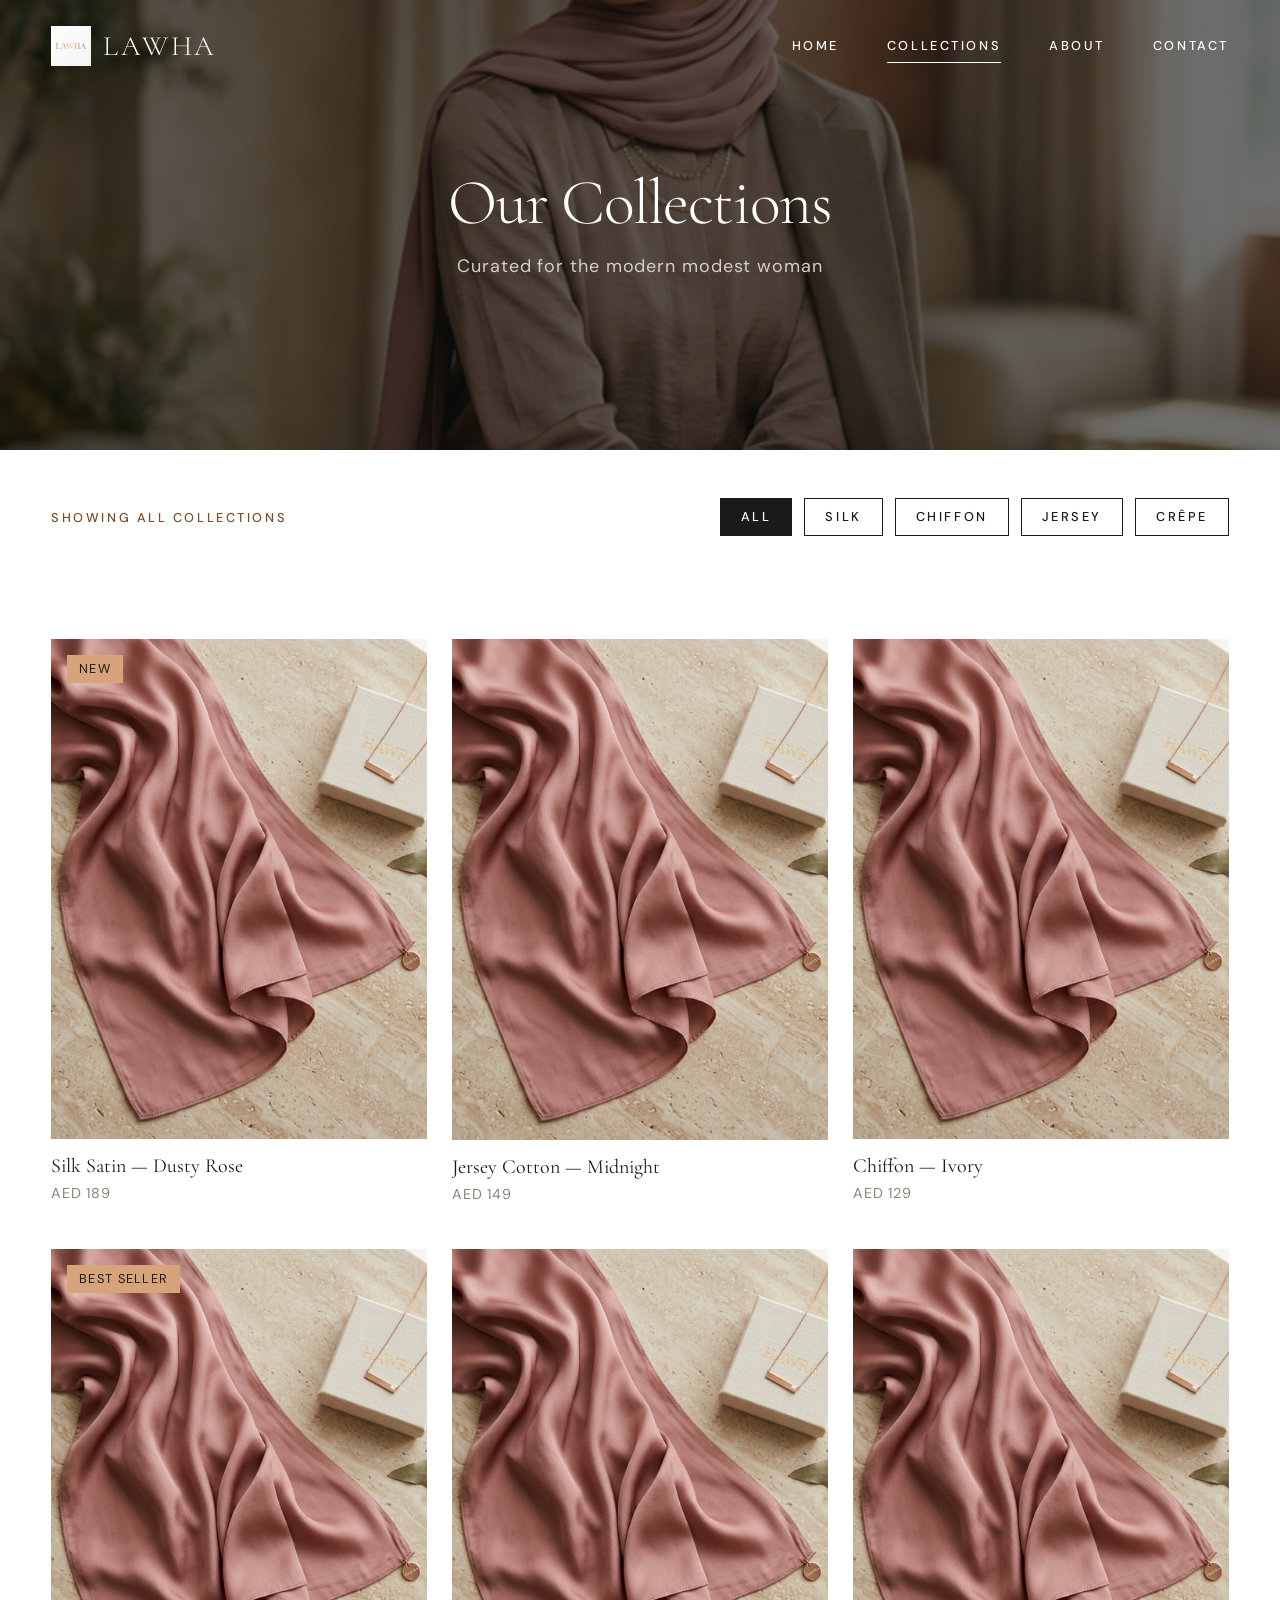
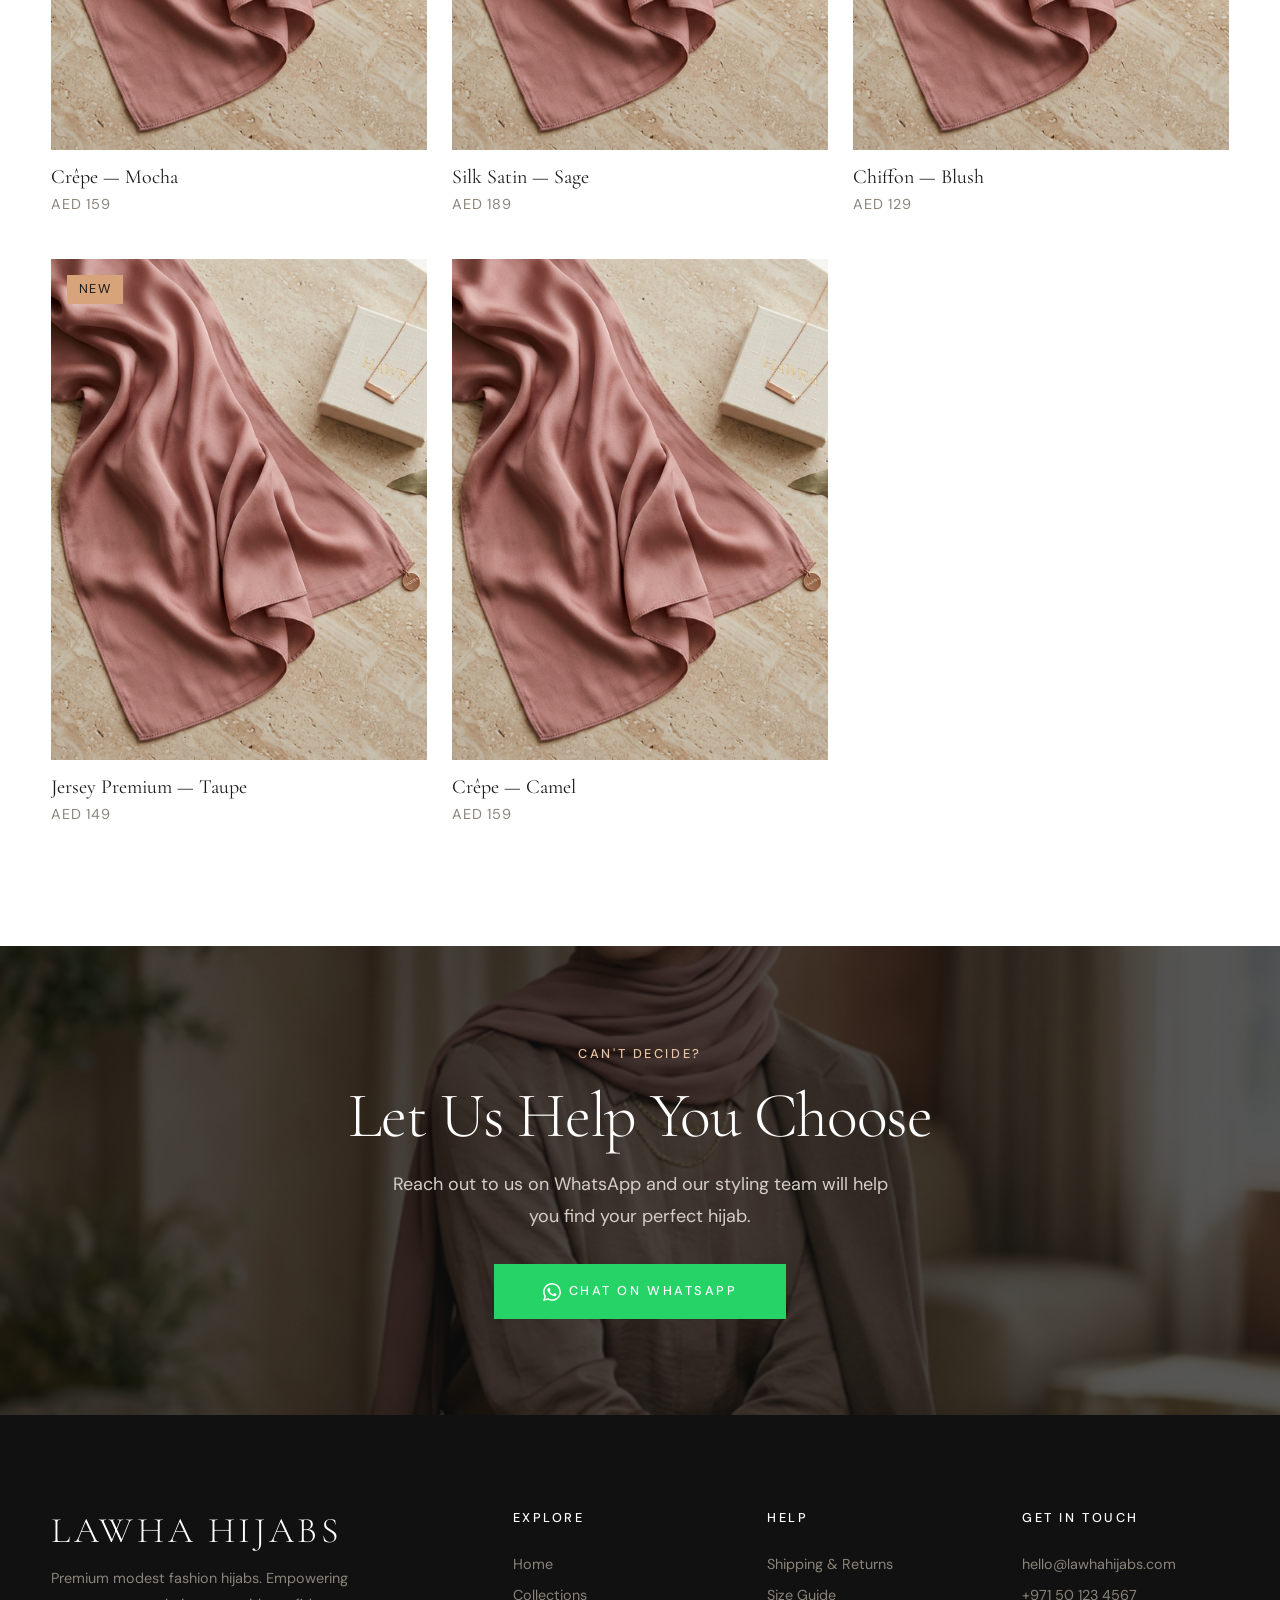
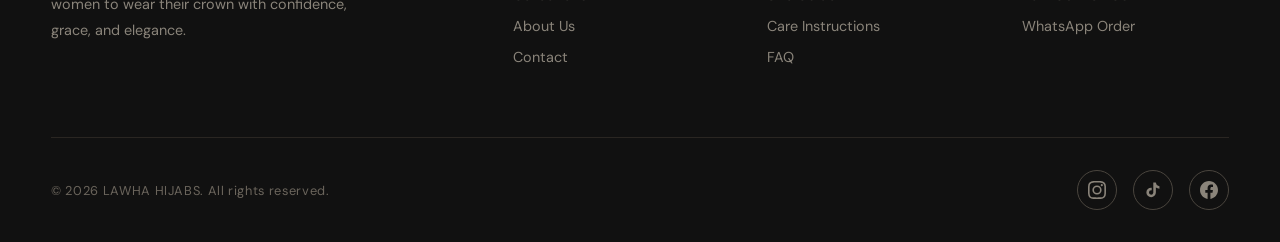
<file: collections.html>
<!DOCTYPE html>
<html lang="en">
<head>
  <meta charset="UTF-8">
  <meta name="viewport" content="width=device-width, initial-scale=1.0">
  <meta name="description" content="LAWHA HIJABS Collections — Explore our curated selection of premium hijabs. Silk, chiffon, jersey, crêpe — find the perfect hijab for every occasion.">
  <title>Collections — LAWHA HIJABS</title>

  <link rel="stylesheet" href="css/reset.css">
  <link rel="stylesheet" href="css/variables.css">
  <link rel="stylesheet" href="css/typography.css">
  <link rel="stylesheet" href="css/layout.css">
  <link rel="stylesheet" href="css/components.css">
  <link rel="stylesheet" href="css/animations.css">
  <link rel="stylesheet" href="css/responsive.css">
  <link rel="icon" type="image/png" href="assets/logo/favicon.png">
</head>
<body class="page-transition">

  <div class="scroll-progress" id="scrollProgress"></div>

  <!-- NAVBAR -->
  <nav class="navbar navbar--transparent" id="navbar" role="navigation" aria-label="Main navigation">
    <div class="container">
      <div class="navbar__inner">
        <a href="index.html" class="navbar__logo" aria-label="LAWHA HIJABS Home">
          <img src="assets/logo/logo.png" alt="LAWHA HIJABS Logo" width="40" height="40">
          <span class="navbar__logo-text">Lawha</span>
        </a>
        <div class="navbar__nav" id="navLinks">
          <a href="index.html" class="navbar__link">Home</a>
          <a href="collections.html" class="navbar__link active">Collections</a>
          <a href="about.html" class="navbar__link">About</a>
          <a href="contact.html" class="navbar__link">Contact</a>
        </div>
        <button class="navbar__hamburger" id="hamburger" aria-label="Toggle menu" aria-expanded="false">
          <span></span><span></span><span></span>
        </button>
      </div>
    </div>
    <div class="navbar__mobile-overlay" id="mobileOverlay">
      <a href="index.html" class="navbar__link">Home</a>
      <a href="collections.html" class="navbar__link active">Collections</a>
      <a href="about.html" class="navbar__link">About</a>
      <a href="contact.html" class="navbar__link">Contact</a>
    </div>
  </nav>


  <!-- PAGE HERO -->
  <section class="page-hero">
    <img src="assets/banners/collections-banner.jpg" alt="LAWHA HIJABS Collections" class="page-hero__bg">
    <div class="page-hero__content">
      <h1 class="page-hero__title">Our Collections</h1>
      <p class="page-hero__subtitle">Curated for the modern modest woman</p>
    </div>
  </section>


  <!-- FILTER BAR -->
  <section class="section" style="padding-top: var(--space-7); padding-bottom: 0;">
    <div class="container">
      <div class="flex-between stack-mobile" style="gap: var(--space-4);">
        <p class="overline">Showing all collections</p>
        <div class="flex gap-3 flex-wrap">
          <button class="btn btn--outline filter-btn active" data-filter="all" style="padding: 8px 20px;">All</button>
          <button class="btn btn--outline filter-btn" data-filter="silk" style="padding: 8px 20px;">Silk</button>
          <button class="btn btn--outline filter-btn" data-filter="chiffon" style="padding: 8px 20px;">Chiffon</button>
          <button class="btn btn--outline filter-btn" data-filter="jersey" style="padding: 8px 20px;">Jersey</button>
          <button class="btn btn--outline filter-btn" data-filter="crepe" style="padding: 8px 20px;">Crêpe</button>
        </div>
      </div>
    </div>
  </section>


  <!-- PRODUCTS GRID -->
  <section class="section" id="products">
    <div class="container">
      <div class="grid products-grid stagger-children">

        <!-- Product 1 -->
        <div class="product-card anim-fade-up" data-category="silk">
          <div class="product-card__image-wrapper">
            <span class="product-card__badge">New</span>
            <img src="assets/products/product-1.jpg" alt="Silk Satin Hijab — Dusty Rose" class="product-card__image" loading="lazy">
            <div class="product-card__overlay">
              <a href="#" class="btn btn--secondary" style="font-size: 0.65rem; padding: 10px 20px;">Quick View</a>
            </div>
          </div>
          <div class="product-card__info">
            <h4 class="product-card__name">Silk Satin — Dusty Rose</h4>
            <p class="product-card__price">AED 189</p>
          </div>
        </div>

        <!-- Product 2 -->
        <div class="product-card anim-fade-up" data-category="jersey">
          <div class="product-card__image-wrapper">
            <img src="assets/products/product-2.jpg" alt="Jersey Cotton Hijab — Midnight" class="product-card__image" loading="lazy">
            <div class="product-card__overlay">
              <a href="#" class="btn btn--secondary" style="font-size: 0.65rem; padding: 10px 20px;">Quick View</a>
            </div>
          </div>
          <div class="product-card__info">
            <h4 class="product-card__name">Jersey Cotton — Midnight</h4>
            <p class="product-card__price">AED 149</p>
          </div>
        </div>

        <!-- Product 3 -->
        <div class="product-card anim-fade-up" data-category="chiffon">
          <div class="product-card__image-wrapper">
            <img src="assets/products/product-3.jpg" alt="Chiffon Hijab — Ivory" class="product-card__image" loading="lazy">
            <div class="product-card__overlay">
              <a href="#" class="btn btn--secondary" style="font-size: 0.65rem; padding: 10px 20px;">Quick View</a>
            </div>
          </div>
          <div class="product-card__info">
            <h4 class="product-card__name">Chiffon — Ivory</h4>
            <p class="product-card__price">AED 129</p>
          </div>
        </div>

        <!-- Product 4 -->
        <div class="product-card anim-fade-up" data-category="crepe">
          <div class="product-card__image-wrapper">
            <span class="product-card__badge">Best Seller</span>
            <img src="assets/products/product-4.jpg" alt="Crêpe Hijab — Mocha" class="product-card__image" loading="lazy">
            <div class="product-card__overlay">
              <a href="#" class="btn btn--secondary" style="font-size: 0.65rem; padding: 10px 20px;">Quick View</a>
            </div>
          </div>
          <div class="product-card__info">
            <h4 class="product-card__name">Crêpe — Mocha</h4>
            <p class="product-card__price">AED 159</p>
          </div>
        </div>

        <!-- Product 5 -->
        <div class="product-card anim-fade-up" data-category="silk">
          <div class="product-card__image-wrapper">
            <img src="assets/products/product-5.jpg" alt="Silk Satin Hijab — Sage" class="product-card__image" loading="lazy">
            <div class="product-card__overlay">
              <a href="#" class="btn btn--secondary" style="font-size: 0.65rem; padding: 10px 20px;">Quick View</a>
            </div>
          </div>
          <div class="product-card__info">
            <h4 class="product-card__name">Silk Satin — Sage</h4>
            <p class="product-card__price">AED 189</p>
          </div>
        </div>

        <!-- Product 6 -->
        <div class="product-card anim-fade-up" data-category="chiffon">
          <div class="product-card__image-wrapper">
            <img src="assets/products/product-6.jpg" alt="Chiffon Hijab — Blush" class="product-card__image" loading="lazy">
            <div class="product-card__overlay">
              <a href="#" class="btn btn--secondary" style="font-size: 0.65rem; padding: 10px 20px;">Quick View</a>
            </div>
          </div>
          <div class="product-card__info">
            <h4 class="product-card__name">Chiffon — Blush</h4>
            <p class="product-card__price">AED 129</p>
          </div>
        </div>

        <!-- Product 7 -->
        <div class="product-card anim-fade-up" data-category="jersey">
          <div class="product-card__image-wrapper">
            <span class="product-card__badge">New</span>
            <img src="assets/products/product-7.jpg" alt="Jersey Premium Hijab — Taupe" class="product-card__image" loading="lazy">
            <div class="product-card__overlay">
              <a href="#" class="btn btn--secondary" style="font-size: 0.65rem; padding: 10px 20px;">Quick View</a>
            </div>
          </div>
          <div class="product-card__info">
            <h4 class="product-card__name">Jersey Premium — Taupe</h4>
            <p class="product-card__price">AED 149</p>
          </div>
        </div>

        <!-- Product 8 -->
        <div class="product-card anim-fade-up" data-category="crepe">
          <div class="product-card__image-wrapper">
            <img src="assets/products/product-8.jpg" alt="Crêpe Hijab — Camel" class="product-card__image" loading="lazy">
            <div class="product-card__overlay">
              <a href="#" class="btn btn--secondary" style="font-size: 0.65rem; padding: 10px 20px;">Quick View</a>
            </div>
          </div>
          <div class="product-card__info">
            <h4 class="product-card__name">Crêpe — Camel</h4>
            <p class="product-card__price">AED 159</p>
          </div>
        </div>

      </div>
    </div>
  </section>


  <!-- CTA BANNER -->
  <section class="cta-banner" id="cta">
    <img src="assets/banners/cta-banner.jpg" alt="LAWHA HIJABS — Shop Now" class="cta-banner__bg" loading="lazy">
    <div class="cta-banner__content anim-fade-up">
      <p class="overline" style="color: var(--accent-light); margin-bottom: var(--space-4);">Can't Decide?</p>
      <h2 class="cta-banner__title">Let Us Help You Choose</h2>
      <p class="cta-banner__desc">Reach out to us on WhatsApp and our styling team will help you find your perfect hijab.</p>
      <a href="https://wa.me/971501234567" class="btn btn--whatsapp">
        <svg xmlns="http://www.w3.org/2000/svg" width="18" height="18" viewBox="0 0 24 24" fill="currentColor"><path d="M17.472 14.382c-.297-.149-1.758-.867-2.03-.967-.273-.099-.471-.148-.67.15-.197.297-.767.966-.94 1.164-.173.199-.347.223-.644.075-.297-.15-1.255-.463-2.39-1.475-.883-.788-1.48-1.761-1.653-2.059-.173-.297-.018-.458.13-.606.134-.133.298-.347.446-.52.149-.174.198-.298.298-.497.099-.198.05-.371-.025-.52-.075-.149-.669-1.612-.916-2.207-.242-.579-.487-.5-.669-.51-.173-.008-.371-.01-.57-.01-.198 0-.52.074-.792.372-.272.297-1.04 1.016-1.04 2.479 0 1.462 1.065 2.875 1.213 3.074.149.198 2.096 3.2 5.077 4.487.709.306 1.262.489 1.694.625.712.227 1.36.195 1.871.118.571-.085 1.758-.719 2.006-1.413.248-.694.248-1.289.173-1.413-.074-.124-.272-.198-.57-.347m-5.421 7.403h-.004a9.87 9.87 0 01-5.031-1.378l-.361-.214-3.741.982.998-3.648-.235-.374a9.86 9.86 0 01-1.51-5.26c.001-5.45 4.436-9.884 9.888-9.884 2.64 0 5.122 1.03 6.988 2.898a9.825 9.825 0 012.893 6.994c-.003 5.45-4.437 9.884-9.885 9.884m8.413-18.297A11.815 11.815 0 0012.05 0C5.495 0 .16 5.335.157 11.892c0 2.096.547 4.142 1.588 5.945L.057 24l6.305-1.654a11.882 11.882 0 005.683 1.448h.005c6.554 0 11.89-5.335 11.893-11.893a11.821 11.821 0 00-3.48-8.413z"/></svg>
        Chat on WhatsApp
      </a>
    </div>
  </section>


  <!-- FOOTER -->
  <footer class="footer" id="footer">
    <div class="container">
      <div class="footer__grid">
        <div>
          <h3 class="footer__brand-name">LAWHA HIJABS</h3>
          <p class="footer__brand-desc">Premium modest fashion hijabs. Empowering women to wear their crown with confidence, grace, and elegance.</p>
        </div>
        <div>
          <h4 class="footer__heading">Explore</h4>
          <a href="index.html" class="footer__link">Home</a>
          <a href="collections.html" class="footer__link">Collections</a>
          <a href="about.html" class="footer__link">About Us</a>
          <a href="contact.html" class="footer__link">Contact</a>
        </div>
        <div>
          <h4 class="footer__heading">Help</h4>
          <a href="#" class="footer__link">Shipping & Returns</a>
          <a href="#" class="footer__link">Size Guide</a>
          <a href="#" class="footer__link">Care Instructions</a>
          <a href="#" class="footer__link">FAQ</a>
        </div>
        <div>
          <h4 class="footer__heading">Get in Touch</h4>
          <a href="mailto:hello@lawhahijabs.com" class="footer__link">hello@lawhahijabs.com</a>
          <a href="tel:+971501234567" class="footer__link">+971 50 123 4567</a>
          <a href="https://wa.me/971501234567" class="footer__link">WhatsApp Order</a>
        </div>
      </div>
      <div class="footer__bottom">
        <p class="footer__copyright">© <span class="current-year"></span> LAWHA HIJABS. All rights reserved.</p>
        <div class="footer__socials">
          <a href="#" class="footer__social-link" aria-label="Instagram">
            <svg xmlns="http://www.w3.org/2000/svg" viewBox="0 0 24 24"><path d="M12 2.163c3.204 0 3.584.012 4.85.07 3.252.148 4.771 1.691 4.919 4.919.058 1.265.069 1.645.069 4.849 0 3.205-.012 3.584-.069 4.849-.149 3.225-1.664 4.771-4.919 4.919-1.266.058-1.644.07-4.85.07-3.204 0-3.584-.012-4.849-.07-3.26-.149-4.771-1.699-4.919-4.92-.058-1.265-.07-1.644-.07-4.849 0-3.204.013-3.583.07-4.849.149-3.227 1.664-4.771 4.919-4.919 1.266-.057 1.645-.069 4.849-.069zM12 0C8.741 0 8.333.014 7.053.072 2.695.272.273 2.69.073 7.052.014 8.333 0 8.741 0 12c0 3.259.014 3.668.072 4.948.2 4.358 2.618 6.78 6.98 6.98C8.333 23.986 8.741 24 12 24c3.259 0 3.668-.014 4.948-.072 4.354-.2 6.782-2.618 6.979-6.98.059-1.28.073-1.689.073-4.948 0-3.259-.014-3.667-.072-4.947-.196-4.354-2.617-6.78-6.979-6.98C15.668.014 15.259 0 12 0zm0 5.838a6.162 6.162 0 100 12.324 6.162 6.162 0 000-12.324zM12 16a4 4 0 110-8 4 4 0 010 8zm6.406-11.845a1.44 1.44 0 100 2.881 1.44 1.44 0 000-2.881z"/></svg>
          </a>
          <a href="#" class="footer__social-link" aria-label="TikTok">
            <svg xmlns="http://www.w3.org/2000/svg" viewBox="0 0 24 24"><path d="M19.59 6.69a4.83 4.83 0 01-3.77-4.25V2h-3.45v13.67a2.89 2.89 0 01-2.88 2.5 2.89 2.89 0 01-2.88-2.88 2.89 2.89 0 012.88-2.88c.28 0 .54.04.79.11v-3.5a6.37 6.37 0 00-.79-.05A6.34 6.34 0 003.15 15.2a6.34 6.34 0 006.34 6.34 6.34 6.34 0 006.34-6.34V8.73a8.26 8.26 0 004.78 1.52v-3.4a4.85 4.85 0 01-1.02-.16z"/></svg>
          </a>
          <a href="#" class="footer__social-link" aria-label="Facebook">
            <svg xmlns="http://www.w3.org/2000/svg" viewBox="0 0 24 24"><path d="M24 12.073c0-6.627-5.373-12-12-12s-12 5.373-12 12c0 5.99 4.388 10.954 10.125 11.854v-8.385H7.078v-3.47h3.047V9.43c0-3.007 1.792-4.669 4.533-4.669 1.312 0 2.686.235 2.686.235v2.953H15.83c-1.491 0-1.956.925-1.956 1.874v2.25h3.328l-.532 3.47h-2.796v8.385C19.612 23.027 24 18.062 24 12.073z"/></svg>
          </a>
        </div>
      </div>
    </div>
  </footer>

  <!-- JavaScript -->
  <script src="js/scrollAnimations.js"></script>
  <script src="js/navbar.js"></script>
  <script src="js/interactions.js"></script>
  <script src="js/main.js"></script>

  <!-- Collection Filter Script -->
  <script>
    (function() {
      'use strict';
      var filterButtons = document.querySelectorAll('.filter-btn');
      var productCards = document.querySelectorAll('.product-card');

      filterButtons.forEach(function(btn) {
        btn.addEventListener('click', function() {
          // Update active state
          filterButtons.forEach(function(b) { b.classList.remove('active'); });
          btn.classList.add('active');

          var filter = btn.dataset.filter;

          productCards.forEach(function(card) {
            if (filter === 'all' || card.dataset.category === filter) {
              card.style.display = '';
              card.style.opacity = '0';
              card.style.transform = 'translateY(20px)';
              setTimeout(function() {
                card.style.transition = 'opacity 0.4s ease, transform 0.4s ease';
                card.style.opacity = '1';
                card.style.transform = 'translateY(0)';
              }, 50);
            } else {
              card.style.opacity = '0';
              card.style.transform = 'translateY(20px)';
              setTimeout(function() {
                card.style.display = 'none';
              }, 400);
            }
          });
        });
      });

      // Active filter button styling
      var style = document.createElement('style');
      style.textContent = '.filter-btn.active { background-color: var(--primary); color: var(--text-light); }';
      document.head.appendChild(style);
    })();
  </script>
</body>
</html>
</file>
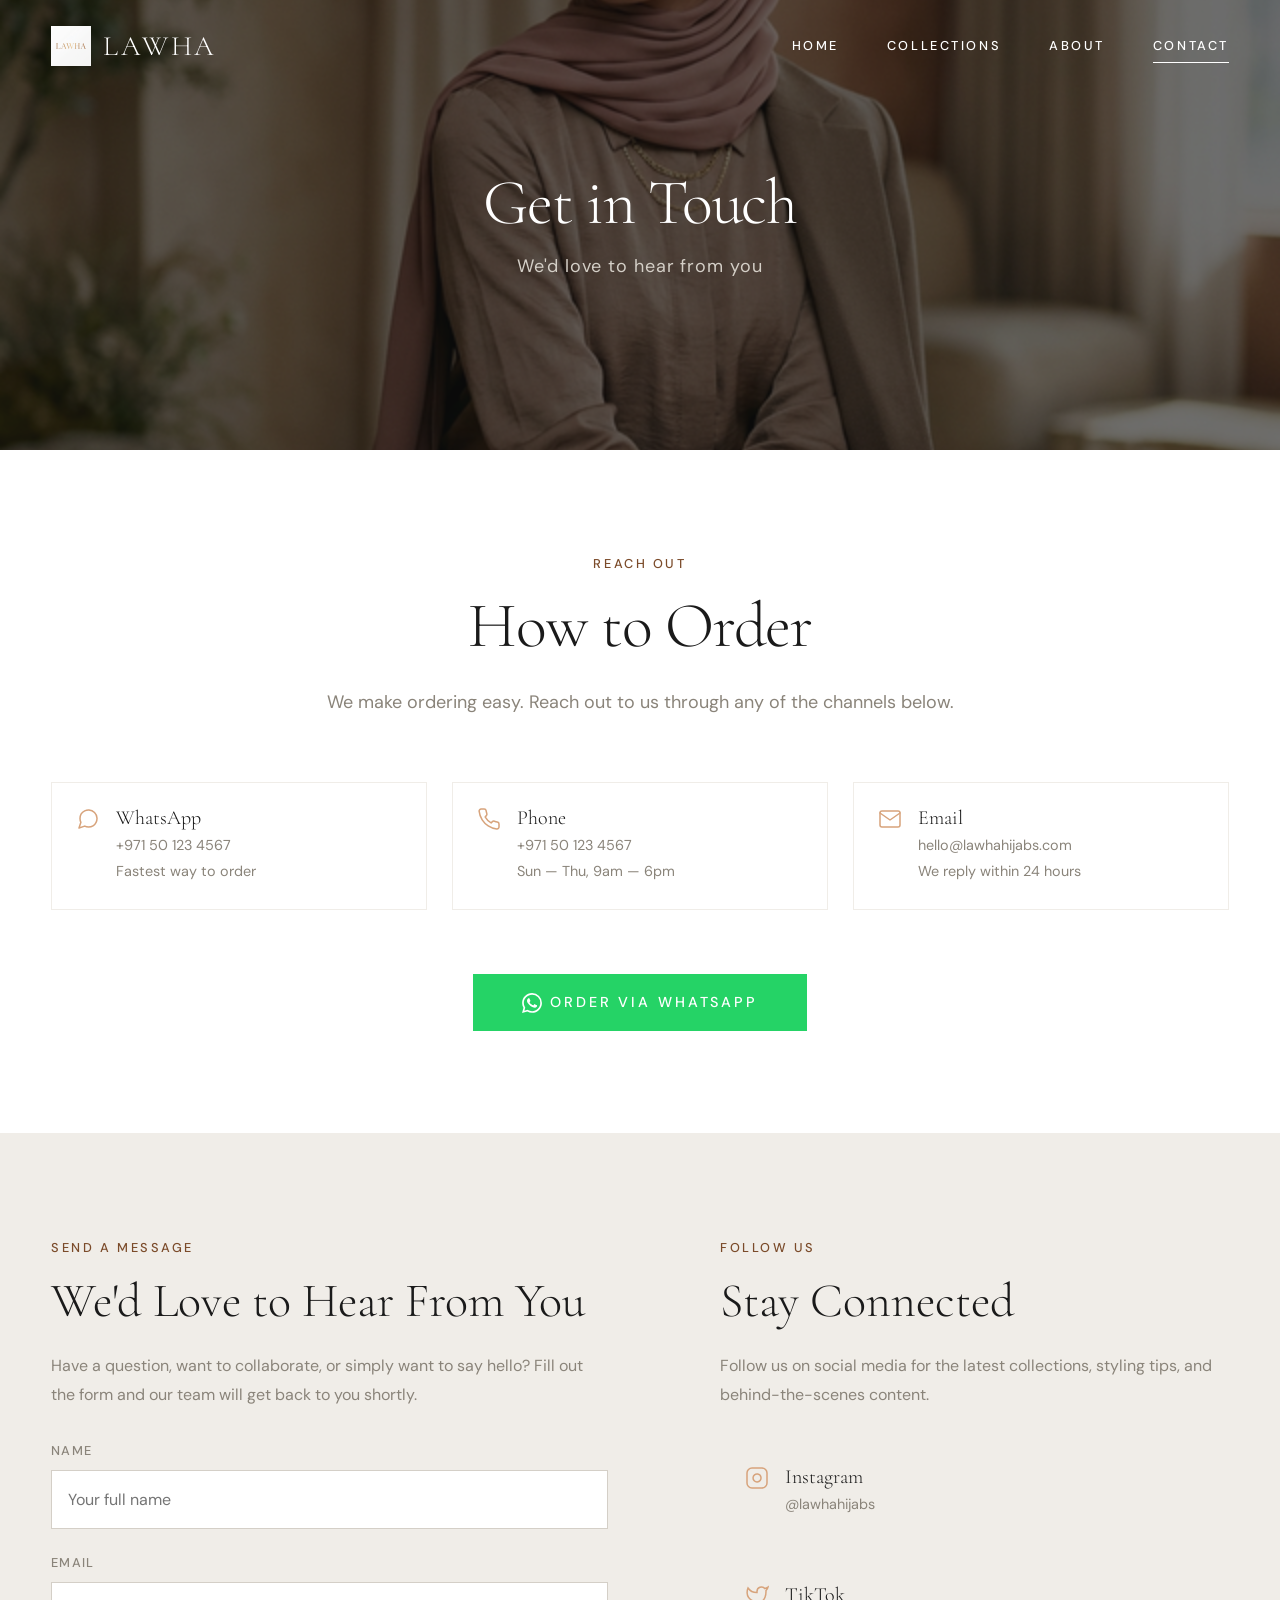
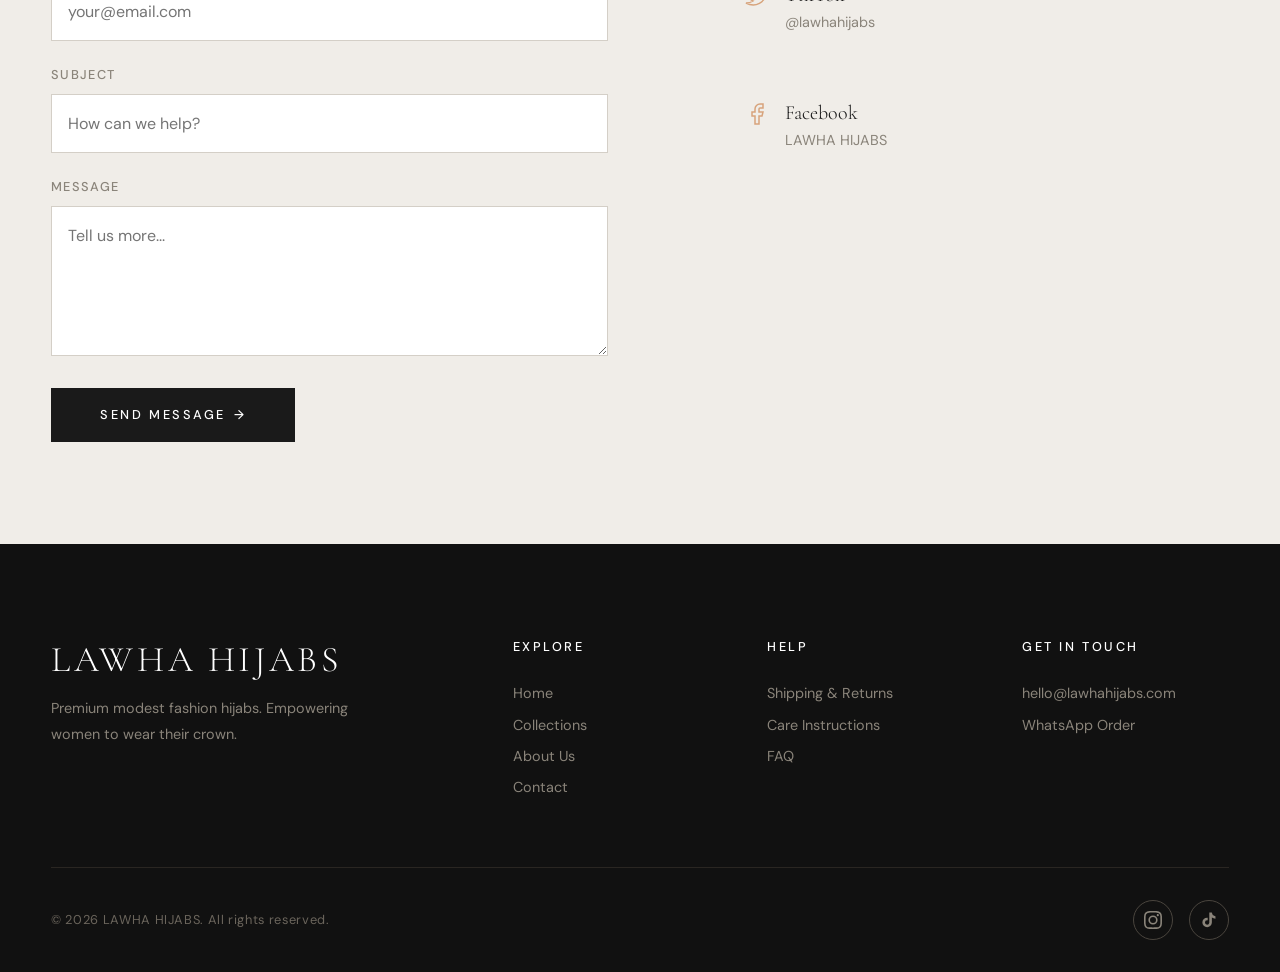
<file: contact.html>
<!DOCTYPE html>
<html lang="en">
<head>
  <meta charset="UTF-8">
  <meta name="viewport" content="width=device-width, initial-scale=1.0">
  <meta name="description" content="Contact LAWHA HIJABS — Get in touch via WhatsApp, phone, or our contact form. We'd love to hear from you.">
  <title>Contact — LAWHA HIJABS</title>
  <link rel="stylesheet" href="css/reset.css">
  <link rel="stylesheet" href="css/variables.css">
  <link rel="stylesheet" href="css/typography.css">
  <link rel="stylesheet" href="css/layout.css">
  <link rel="stylesheet" href="css/components.css">
  <link rel="stylesheet" href="css/animations.css">
  <link rel="stylesheet" href="css/responsive.css">
  <link rel="icon" type="image/png" href="assets/logo/favicon.png">
</head>
<body class="page-transition">
  <div class="scroll-progress" id="scrollProgress"></div>

  <nav class="navbar navbar--transparent" id="navbar" role="navigation" aria-label="Main navigation">
    <div class="container">
      <div class="navbar__inner">
        <a href="index.html" class="navbar__logo" aria-label="LAWHA HIJABS Home">
          <img src="assets/logo/logo.png" alt="LAWHA HIJABS Logo" width="40" height="40">
          <span class="navbar__logo-text">Lawha</span>
        </a>
        <div class="navbar__nav" id="navLinks">
          <a href="index.html" class="navbar__link">Home</a>
          <a href="collections.html" class="navbar__link">Collections</a>
          <a href="about.html" class="navbar__link">About</a>
          <a href="contact.html" class="navbar__link active">Contact</a>
        </div>
        <button class="navbar__hamburger" id="hamburger" aria-label="Toggle menu"><span></span><span></span><span></span></button>
      </div>
    </div>
    <div class="navbar__mobile-overlay" id="mobileOverlay">
      <a href="index.html" class="navbar__link">Home</a>
      <a href="collections.html" class="navbar__link">Collections</a>
      <a href="about.html" class="navbar__link">About</a>
      <a href="contact.html" class="navbar__link active">Contact</a>
    </div>
  </nav>

  <!-- PAGE HERO -->
  <section class="page-hero">
    <img src="assets/banners/contact-banner.jpg" alt="Contact LAWHA HIJABS" class="page-hero__bg">
    <div class="page-hero__content">
      <h1 class="page-hero__title">Get in Touch</h1>
      <p class="page-hero__subtitle">We'd love to hear from you</p>
    </div>
  </section>

  <!-- CONTACT INFO CARDS -->
  <section class="section" id="contact-info">
    <div class="container">
      <div class="section-header anim-fade-up">
        <p class="section-header__overline">Reach Out</p>
        <h2 class="section-header__title">How to Order</h2>
        <p class="section-header__desc">We make ordering easy. Reach out to us through any of the channels below.</p>
      </div>

      <div class="grid grid--3 stagger-children" style="margin-bottom: var(--space-8);">
        <!-- WhatsApp -->
        <a href="https://wa.me/971501234567" class="contact-info-card anim-fade-up hover-lift" style="text-decoration:none;">
          <div class="contact-info-card__icon">
            <svg xmlns="http://www.w3.org/2000/svg" viewBox="0 0 24 24" fill="none" stroke="currentColor" stroke-width="1.5" stroke-linecap="round" stroke-linejoin="round"><path d="M21 11.5a8.38 8.38 0 01-.9 3.8 8.5 8.5 0 01-7.6 4.7 8.38 8.38 0 01-3.8-.9L3 21l1.9-5.7a8.38 8.38 0 01-.9-3.8 8.5 8.5 0 014.7-7.6 8.38 8.38 0 013.8-.9h.5a8.48 8.48 0 018 8v.5z"></path></svg>
          </div>
          <div>
            <h4 class="contact-info-card__title">WhatsApp</h4>
            <p class="contact-info-card__text">+971 50 123 4567<br>Fastest way to order</p>
          </div>
        </a>

        <!-- Phone -->
        <a href="tel:+971501234567" class="contact-info-card anim-fade-up hover-lift" style="text-decoration:none;">
          <div class="contact-info-card__icon">
            <svg xmlns="http://www.w3.org/2000/svg" viewBox="0 0 24 24" fill="none" stroke="currentColor" stroke-width="1.5" stroke-linecap="round" stroke-linejoin="round"><path d="M22 16.92v3a2 2 0 01-2.18 2 19.79 19.79 0 01-8.63-3.07 19.5 19.5 0 01-6-6 19.79 19.79 0 01-3.07-8.67A2 2 0 014.11 2h3a2 2 0 012 1.72 12.84 12.84 0 00.7 2.81 2 2 0 01-.45 2.11L8.09 9.91a16 16 0 006 6l1.27-1.27a2 2 0 012.11-.45 12.84 12.84 0 002.81.7A2 2 0 0122 16.92z"></path></svg>
          </div>
          <div>
            <h4 class="contact-info-card__title">Phone</h4>
            <p class="contact-info-card__text">+971 50 123 4567<br>Sun — Thu, 9am — 6pm</p>
          </div>
        </a>

        <!-- Email -->
        <a href="mailto:hello@lawhahijabs.com" class="contact-info-card anim-fade-up hover-lift" style="text-decoration:none;">
          <div class="contact-info-card__icon">
            <svg xmlns="http://www.w3.org/2000/svg" viewBox="0 0 24 24" fill="none" stroke="currentColor" stroke-width="1.5" stroke-linecap="round" stroke-linejoin="round"><path d="M4 4h16c1.1 0 2 .9 2 2v12c0 1.1-.9 2-2 2H4c-1.1 0-2-.9-2-2V6c0-1.1.9-2 2-2z"></path><polyline points="22,6 12,13 2,6"></polyline></svg>
          </div>
          <div>
            <h4 class="contact-info-card__title">Email</h4>
            <p class="contact-info-card__text">hello@lawhahijabs.com<br>We reply within 24 hours</p>
          </div>
        </a>
      </div>

      <!-- WhatsApp CTA Button -->
      <div class="text-center anim-fade-up">
        <a href="https://wa.me/971501234567?text=Hi%20LAWHA!%20I'd%20like%20to%20place%20an%20order." class="btn btn--whatsapp" style="font-size: var(--text-sm); padding: var(--space-4) var(--space-7);">
          <svg xmlns="http://www.w3.org/2000/svg" width="20" height="20" viewBox="0 0 24 24" fill="currentColor"><path d="M17.472 14.382c-.297-.149-1.758-.867-2.03-.967-.273-.099-.471-.148-.67.15-.197.297-.767.966-.94 1.164-.173.199-.347.223-.644.075-.297-.15-1.255-.463-2.39-1.475-.883-.788-1.48-1.761-1.653-2.059-.173-.297-.018-.458.13-.606.134-.133.298-.347.446-.52.149-.174.198-.298.298-.497.099-.198.05-.371-.025-.52-.075-.149-.669-1.612-.916-2.207-.242-.579-.487-.5-.669-.51-.173-.008-.371-.01-.57-.01-.198 0-.52.074-.792.372-.272.297-1.04 1.016-1.04 2.479 0 1.462 1.065 2.875 1.213 3.074.149.198 2.096 3.2 5.077 4.487.709.306 1.262.489 1.694.625.712.227 1.36.195 1.871.118.571-.085 1.758-.719 2.006-1.413.248-.694.248-1.289.173-1.413-.074-.124-.272-.198-.57-.347m-5.421 7.403h-.004a9.87 9.87 0 01-5.031-1.378l-.361-.214-3.741.982.998-3.648-.235-.374a9.86 9.86 0 01-1.51-5.26c.001-5.45 4.436-9.884 9.888-9.884 2.64 0 5.122 1.03 6.988 2.898a9.825 9.825 0 012.893 6.994c-.003 5.45-4.437 9.884-9.885 9.884m8.413-18.297A11.815 11.815 0 0012.05 0C5.495 0 .16 5.335.157 11.892c0 2.096.547 4.142 1.588 5.945L.057 24l6.305-1.654a11.882 11.882 0 005.683 1.448h.005c6.554 0 11.89-5.335 11.893-11.893a11.821 11.821 0 00-3.48-8.413z"/></svg>
          Order via WhatsApp
        </a>
      </div>
    </div>
  </section>

  <!-- CONTACT FORM -->
  <section class="section section--alt" id="contact-form">
    <div class="container">
      <div class="contact-grid">
        <div class="anim-fade-up">
          <p class="overline" style="margin-bottom: var(--space-4);">Send a Message</p>
          <h3 style="margin-bottom: var(--space-5);">We'd Love to Hear From You</h3>
          <p style="margin-bottom: var(--space-6);">Have a question, want to collaborate, or simply want to say hello? Fill out the form and our team will get back to you shortly.</p>
          <form id="contactForm">
            <div class="form-group">
              <label for="name" class="form-label">Name</label>
              <input type="text" id="name" name="name" class="form-input" placeholder="Your full name" required>
            </div>
            <div class="form-group">
              <label for="email" class="form-label">Email</label>
              <input type="email" id="email" name="email" class="form-input" placeholder="your@email.com" required>
            </div>
            <div class="form-group">
              <label for="subject" class="form-label">Subject</label>
              <input type="text" id="subject" name="subject" class="form-input" placeholder="How can we help?">
            </div>
            <div class="form-group">
              <label for="message" class="form-label">Message</label>
              <textarea id="message" name="message" class="form-textarea" placeholder="Tell us more..." required></textarea>
            </div>
            <button type="submit" class="btn btn--primary">Send Message <span class="btn__arrow">→</span></button>
          </form>
        </div>

        <div class="anim-fade-up" style="padding-left: var(--space-7);">
          <p class="overline" style="margin-bottom: var(--space-4);">Follow Us</p>
          <h3 style="margin-bottom: var(--space-5);">Stay Connected</h3>
          <p style="margin-bottom: var(--space-6);">Follow us on social media for the latest collections, styling tips, and behind-the-scenes content.</p>
          <div class="flex flex-col gap-4">
            <a href="#" class="contact-info-card hover-lift" style="text-decoration:none;">
              <div class="contact-info-card__icon">
                <svg xmlns="http://www.w3.org/2000/svg" viewBox="0 0 24 24" fill="none" stroke="currentColor" stroke-width="1.5"><rect x="2" y="2" width="20" height="20" rx="5" ry="5"></rect><path d="M16 11.37A4 4 0 1112.63 8 4 4 0 0116 11.37z"></path><line x1="17.5" y1="6.5" x2="17.51" y2="6.5"></line></svg>
              </div>
              <div>
                <h4 class="contact-info-card__title">Instagram</h4>
                <p class="contact-info-card__text">@lawhahijabs</p>
              </div>
            </a>
            <a href="#" class="contact-info-card hover-lift" style="text-decoration:none;">
              <div class="contact-info-card__icon">
                <svg xmlns="http://www.w3.org/2000/svg" viewBox="0 0 24 24" fill="none" stroke="currentColor" stroke-width="1.5"><path d="M23 3a10.9 10.9 0 01-3.14 1.53 4.48 4.48 0 00-7.86 3v1A10.66 10.66 0 013 4s-4 9 5 13a11.64 11.64 0 01-7 2c9 5 20 0 20-11.5a4.5 4.5 0 00-.08-.83A7.72 7.72 0 0023 3z"></path></svg>
              </div>
              <div>
                <h4 class="contact-info-card__title">TikTok</h4>
                <p class="contact-info-card__text">@lawhahijabs</p>
              </div>
            </a>
            <a href="#" class="contact-info-card hover-lift" style="text-decoration:none;">
              <div class="contact-info-card__icon">
                <svg xmlns="http://www.w3.org/2000/svg" viewBox="0 0 24 24" fill="none" stroke="currentColor" stroke-width="1.5"><path d="M18 2h-3a5 5 0 00-5 5v3H7v4h3v8h4v-8h3l1-4h-4V7a1 1 0 011-1h3z"></path></svg>
              </div>
              <div>
                <h4 class="contact-info-card__title">Facebook</h4>
                <p class="contact-info-card__text">LAWHA HIJABS</p>
              </div>
            </a>
          </div>
        </div>
      </div>
    </div>
  </section>

  <!-- FOOTER -->
  <footer class="footer" id="footer">
    <div class="container">
      <div class="footer__grid">
        <div>
          <h3 class="footer__brand-name">LAWHA HIJABS</h3>
          <p class="footer__brand-desc">Premium modest fashion hijabs. Empowering women to wear their crown.</p>
        </div>
        <div>
          <h4 class="footer__heading">Explore</h4>
          <a href="index.html" class="footer__link">Home</a>
          <a href="collections.html" class="footer__link">Collections</a>
          <a href="about.html" class="footer__link">About Us</a>
          <a href="contact.html" class="footer__link">Contact</a>
        </div>
        <div>
          <h4 class="footer__heading">Help</h4>
          <a href="#" class="footer__link">Shipping & Returns</a>
          <a href="#" class="footer__link">Care Instructions</a>
          <a href="#" class="footer__link">FAQ</a>
        </div>
        <div>
          <h4 class="footer__heading">Get in Touch</h4>
          <a href="mailto:hello@lawhahijabs.com" class="footer__link">hello@lawhahijabs.com</a>
          <a href="https://wa.me/971501234567" class="footer__link">WhatsApp Order</a>
        </div>
      </div>
      <div class="footer__bottom">
        <p class="footer__copyright">© <span class="current-year"></span> LAWHA HIJABS. All rights reserved.</p>
        <div class="footer__socials">
          <a href="#" class="footer__social-link" aria-label="Instagram"><svg xmlns="http://www.w3.org/2000/svg" viewBox="0 0 24 24"><path d="M12 2.163c3.204 0 3.584.012 4.85.07 3.252.148 4.771 1.691 4.919 4.919.058 1.265.069 1.645.069 4.849 0 3.205-.012 3.584-.069 4.849-.149 3.225-1.664 4.771-4.919 4.919-1.266.058-1.644.07-4.85.07-3.204 0-3.584-.012-4.849-.07-3.26-.149-4.771-1.699-4.919-4.92-.058-1.265-.07-1.644-.07-4.849 0-3.204.013-3.583.07-4.849.149-3.227 1.664-4.771 4.919-4.919 1.266-.057 1.645-.069 4.849-.069zM12 0C8.741 0 8.333.014 7.053.072 2.695.272.273 2.69.073 7.052.014 8.333 0 8.741 0 12c0 3.259.014 3.668.072 4.948.2 4.358 2.618 6.78 6.98 6.98C8.333 23.986 8.741 24 12 24c3.259 0 3.668-.014 4.948-.072 4.354-.2 6.782-2.618 6.979-6.98.059-1.28.073-1.689.073-4.948 0-3.259-.014-3.667-.072-4.947-.196-4.354-2.617-6.78-6.979-6.98C15.668.014 15.259 0 12 0zm0 5.838a6.162 6.162 0 100 12.324 6.162 6.162 0 000-12.324zM12 16a4 4 0 110-8 4 4 0 010 8zm6.406-11.845a1.44 1.44 0 100 2.881 1.44 1.44 0 000-2.881z"/></svg></a>
          <a href="#" class="footer__social-link" aria-label="TikTok"><svg xmlns="http://www.w3.org/2000/svg" viewBox="0 0 24 24"><path d="M19.59 6.69a4.83 4.83 0 01-3.77-4.25V2h-3.45v13.67a2.89 2.89 0 01-2.88 2.5 2.89 2.89 0 01-2.88-2.88 2.89 2.89 0 012.88-2.88c.28 0 .54.04.79.11v-3.5a6.37 6.37 0 00-.79-.05A6.34 6.34 0 003.15 15.2a6.34 6.34 0 006.34 6.34 6.34 6.34 0 006.34-6.34V8.73a8.26 8.26 0 004.78 1.52v-3.4a4.85 4.85 0 01-1.02-.16z"/></svg></a>
        </div>
      </div>
    </div>
  </footer>

  <script src="js/scrollAnimations.js"></script>
  <script src="js/navbar.js"></script>
  <script src="js/interactions.js"></script>
  <script src="js/main.js"></script>
</body>
</html>
</file>
<file: css/variables.css>
/* ============================================
   LAWHA HIJABS — Design Tokens
   CSS Custom Properties (Variables)
   ============================================ */

:root {
  /* ---- Color System ---- */
  --primary: #1a1a1a;
  --secondary: #7b4b2a;
  --accent: #d7a37b;
  --accent-light: #e8c4a4;
  --accent-dark: #b8885e;

  /* Neutral Palette */
  --neutral-50: #ffffff;
  --neutral-100: #fafaf8;
  --neutral-200: #f0ede8;
  --neutral-300: #d4cfc7;
  --neutral-400: #b5aea3;
  --neutral-500: #8a847a;
  --neutral-600: #6b655c;
  --neutral-700: #4a453e;
  --neutral-800: #2a2622;
  --neutral-900: #111111;

  /* Semantic Colors */
  --bg-primary: var(--neutral-100);
  --bg-secondary: var(--neutral-200);
  --bg-dark: var(--neutral-900);
  --text-primary: var(--primary);
  --text-secondary: var(--neutral-500);
  --text-light: var(--neutral-50);
  --border-color: var(--neutral-300);

  /* ---- Typography ---- */
  --font-heading: 'Cormorant Garamond', 'Georgia', serif;
  --font-body: 'DM Sans', 'Helvetica Neue', sans-serif;

  /* Font Sizes — Fluid Scale */
  --text-xs: clamp(0.7rem, 0.65rem + 0.25vw, 0.8rem);
  --text-sm: clamp(0.8rem, 0.75rem + 0.25vw, 0.9rem);
  --text-base: clamp(0.9rem, 0.85rem + 0.25vw, 1rem);
  --text-md: clamp(1rem, 0.9rem + 0.5vw, 1.125rem);
  --text-lg: clamp(1.125rem, 1rem + 0.5vw, 1.25rem);
  --text-xl: clamp(1.25rem, 1rem + 1vw, 1.75rem);
  --text-2xl: clamp(1.5rem, 1.2rem + 1.5vw, 2.25rem);
  --text-3xl: clamp(2rem, 1.5rem + 2vw, 3rem);
  --text-4xl: clamp(2.5rem, 2rem + 2.5vw, 4rem);
  --text-5xl: clamp(3rem, 2rem + 4vw, 5.5rem);

  /* Font Weights */
  --weight-light: 300;
  --weight-regular: 400;
  --weight-medium: 500;
  --weight-semibold: 600;
  --weight-bold: 700;

  /* Line Heights */
  --leading-tight: 1.1;
  --leading-snug: 1.3;
  --leading-normal: 1.6;
  --leading-relaxed: 1.8;

  /* Letter Spacing */
  --tracking-tight: -0.02em;
  --tracking-normal: 0;
  --tracking-wide: 0.05em;
  --tracking-wider: 0.1em;
  --tracking-widest: 0.2em;

  /* ---- Spacing Scale ---- */
  --space-1: 4px;
  --space-2: 8px;
  --space-3: 12px;
  --space-4: 16px;
  --space-5: 24px;
  --space-6: 32px;
  --space-7: 48px;
  --space-8: 64px;
  --space-9: 96px;
  --space-10: 128px;

  /* Section Spacing */
  --section-padding: clamp(64px, 8vw, 128px);
  --section-gap: clamp(48px, 6vw, 96px);

  /* ---- Layout ---- */
  --container-max: 1440px;
  --container-padding: clamp(20px, 4vw, 80px);
  --grid-gap: clamp(16px, 2vw, 32px);

  /* ---- Transitions ---- */
  --ease-out: cubic-bezier(0.16, 1, 0.3, 1);
  --ease-in-out: cubic-bezier(0.65, 0, 0.35, 1);
  --ease-spring: cubic-bezier(0.34, 1.56, 0.64, 1);

  --duration-fast: 200ms;
  --duration-normal: 400ms;
  --duration-slow: 600ms;
  --duration-slower: 800ms;
  --duration-slowest: 1200ms;

  /* ---- Borders ---- */
  --radius-sm: 4px;
  --radius-md: 8px;
  --radius-lg: 16px;
  --radius-full: 9999px;

  /* ---- Shadows ---- */
  --shadow-sm: 0 1px 2px rgba(0, 0, 0, 0.04);
  --shadow-md: 0 4px 12px rgba(0, 0, 0, 0.06);
  --shadow-lg: 0 8px 30px rgba(0, 0, 0, 0.08);
  --shadow-xl: 0 20px 60px rgba(0, 0, 0, 0.1);

  /* ---- Z-Index Scale ---- */
  --z-base: 1;
  --z-dropdown: 10;
  --z-sticky: 50;
  --z-overlay: 100;
  --z-modal: 200;
  --z-toast: 300;
}
</file>
<file: css/typography.css>
/* ============================================
   LAWHA HIJABS — Typography
   Font imports and typographic styles
   ============================================ */

/* Google Fonts Import */
@import url('https://fonts.googleapis.com/css2?family=Cormorant+Garamond:ital,wght@0,300;0,400;0,500;0,600;0,700;1,300;1,400;1,500&family=DM+Sans:ital,wght@0,300;0,400;0,500;0,600;0,700;1,400&display=swap');

/* ---- Base Typography ---- */
body {
  font-family: var(--font-body);
  font-size: var(--text-base);
  font-weight: var(--weight-regular);
  line-height: var(--leading-normal);
  color: var(--text-primary);
}

/* ---- Headings ---- */
h1, h2, h3, h4, h5, h6 {
  font-family: var(--font-heading);
  font-weight: var(--weight-light);
  line-height: var(--leading-tight);
  color: var(--text-primary);
}

h1 {
  font-size: var(--text-5xl);
  letter-spacing: var(--tracking-tight);
}

h2 {
  font-size: var(--text-4xl);
  letter-spacing: var(--tracking-tight);
}

h3 {
  font-size: var(--text-3xl);
}

h4 {
  font-size: var(--text-2xl);
}

h5 {
  font-size: var(--text-xl);
}

h6 {
  font-size: var(--text-lg);
}

/* ---- Body Text ---- */
p {
  font-size: var(--text-base);
  line-height: var(--leading-relaxed);
  color: var(--text-secondary);
}

.text-large {
  font-size: var(--text-lg);
  line-height: var(--leading-relaxed);
}

.text-small {
  font-size: var(--text-sm);
}

.text-xs {
  font-size: var(--text-xs);
  letter-spacing: var(--tracking-wider);
  text-transform: uppercase;
}

/* ---- Display Text ---- */
.display-heading {
  font-family: var(--font-heading);
  font-size: var(--text-5xl);
  font-weight: var(--weight-light);
  line-height: 1;
  letter-spacing: var(--tracking-tight);
}

/* ---- Italic Accent ---- */
.text-italic {
  font-family: var(--font-heading);
  font-style: italic;
  font-weight: var(--weight-light);
}

/* ---- Overline / Label ---- */
.overline {
  font-family: var(--font-body);
  font-size: var(--text-xs);
  font-weight: var(--weight-medium);
  letter-spacing: var(--tracking-widest);
  text-transform: uppercase;
  color: var(--secondary);
}

/* ---- Blockquote ---- */
blockquote {
  font-family: var(--font-heading);
  font-size: var(--text-2xl);
  font-style: italic;
  font-weight: var(--weight-light);
  line-height: var(--leading-snug);
  color: var(--text-primary);
  border-left: 2px solid var(--accent);
  padding-left: var(--space-5);
}

/* ---- Links ---- */
.text-link {
  color: var(--secondary);
  position: relative;
  display: inline-block;
}

.text-link::after {
  content: '';
  position: absolute;
  bottom: -2px;
  left: 0;
  width: 0;
  height: 1px;
  background-color: var(--secondary);
  transition: width var(--duration-normal) var(--ease-out);
}

.text-link:hover::after {
  width: 100%;
}
</file>
<file: css/layout.css>
/* ============================================
   LAWHA HIJABS — Layout System
   12-column grid, containers, and flex utilities
   ============================================ */

/* ---- Container ---- */
.container {
  width: 100%;
  max-width: var(--container-max);
  margin-left: auto;
  margin-right: auto;
  padding-left: var(--container-padding);
  padding-right: var(--container-padding);
}

.container--narrow {
  max-width: 960px;
}

.container--wide {
  max-width: 1600px;
}

/* ---- Section ---- */
.section {
  padding-top: var(--section-padding);
  padding-bottom: var(--section-padding);
}

.section--dark {
  background-color: var(--bg-dark);
  color: var(--text-light);
}

.section--alt {
  background-color: var(--bg-secondary);
}

/* ---- 12-Column Grid ---- */
.grid {
  display: grid;
  gap: var(--grid-gap);
}

.grid--2 {
  grid-template-columns: repeat(2, 1fr);
}

.grid--3 {
  grid-template-columns: repeat(3, 1fr);
}

.grid--4 {
  grid-template-columns: repeat(4, 1fr);
}

.grid--12 {
  grid-template-columns: repeat(12, 1fr);
}

/* Span Utilities */
.col-span-2 { grid-column: span 2; }
.col-span-3 { grid-column: span 3; }
.col-span-4 { grid-column: span 4; }
.col-span-5 { grid-column: span 5; }
.col-span-6 { grid-column: span 6; }
.col-span-7 { grid-column: span 7; }
.col-span-8 { grid-column: span 8; }
.col-span-12 { grid-column: span 12; }

/* ---- Flexbox Utilities ---- */
.flex {
  display: flex;
}

.flex-col {
  flex-direction: column;
}

.flex-center {
  display: flex;
  align-items: center;
  justify-content: center;
}

.flex-between {
  display: flex;
  align-items: center;
  justify-content: space-between;
}

.flex-start {
  display: flex;
  align-items: flex-start;
}

.flex-wrap {
  flex-wrap: wrap;
}

.gap-1 { gap: var(--space-1); }
.gap-2 { gap: var(--space-2); }
.gap-3 { gap: var(--space-3); }
.gap-4 { gap: var(--space-4); }
.gap-5 { gap: var(--space-5); }
.gap-6 { gap: var(--space-6); }
.gap-7 { gap: var(--space-7); }
.gap-8 { gap: var(--space-8); }

/* ---- Alignment ---- */
.text-center { text-align: center; }
.text-left { text-align: left; }
.text-right { text-align: right; }
.mx-auto { margin-left: auto; margin-right: auto; }

/* ---- Spacing Utilities ---- */
.mt-1 { margin-top: var(--space-1); }
.mt-2 { margin-top: var(--space-2); }
.mt-3 { margin-top: var(--space-3); }
.mt-4 { margin-top: var(--space-4); }
.mt-5 { margin-top: var(--space-5); }
.mt-6 { margin-top: var(--space-6); }
.mt-7 { margin-top: var(--space-7); }
.mt-8 { margin-top: var(--space-8); }

.mb-1 { margin-bottom: var(--space-1); }
.mb-2 { margin-bottom: var(--space-2); }
.mb-3 { margin-bottom: var(--space-3); }
.mb-4 { margin-bottom: var(--space-4); }
.mb-5 { margin-bottom: var(--space-5); }
.mb-6 { margin-bottom: var(--space-6); }
.mb-7 { margin-bottom: var(--space-7); }
.mb-8 { margin-bottom: var(--space-8); }

/* ---- Full-width image ---- */
.full-bleed {
  width: 100vw;
  margin-left: calc(-50vw + 50%);
}

/* ---- Aspect Ratios ---- */
.aspect-square {
  aspect-ratio: 1 / 1;
}

.aspect-portrait {
  aspect-ratio: 3 / 4;
}

.aspect-landscape {
  aspect-ratio: 16 / 9;
}

.aspect-wide {
  aspect-ratio: 21 / 9;
}

/* ---- Image Cover ---- */
.img-cover {
  width: 100%;
  height: 100%;
  object-fit: cover;
  object-position: center;
}

/* ---- Divider ---- */
.divider {
  width: 60px;
  height: 1px;
  background-color: var(--accent);
  margin: var(--space-5) 0;
}

.divider--center {
  margin-left: auto;
  margin-right: auto;
}

/* ---- Visually Hidden (Accessibility) ---- */
.sr-only {
  position: absolute;
  width: 1px;
  height: 1px;
  padding: 0;
  margin: -1px;
  overflow: hidden;
  clip: rect(0, 0, 0, 0);
  white-space: nowrap;
  border: 0;
}
</file>
<file: css/components.css>
/* ============================================
   LAWHA HIJABS — Components
   Navbar, Hero, Product Cards, Buttons, Footer, etc.
   ============================================ */

/* =========================================
   NAVBAR
   ========================================= */
.navbar {
  position: fixed;
  top: 0;
  left: 0;
  width: 100%;
  z-index: var(--z-sticky);
  padding: var(--space-5) 0;
  transition: all var(--duration-normal) var(--ease-out);
}

.navbar.scrolled {
  background-color: rgba(250, 250, 248, 0.95);
  backdrop-filter: blur(20px);
  -webkit-backdrop-filter: blur(20px);
  padding: var(--space-4) 0;
  box-shadow: var(--shadow-sm);
}

.navbar__inner {
  display: flex;
  align-items: center;
  justify-content: space-between;
}

.navbar__logo {
  display: flex;
  align-items: center;
  gap: var(--space-3);
}

.navbar__logo img {
  height: 40px;
  width: auto;
}

.navbar__logo-text {
  font-family: var(--font-heading);
  font-size: var(--text-xl);
  font-weight: var(--weight-light);
  letter-spacing: var(--tracking-wider);
  text-transform: uppercase;
  color: var(--text-primary);
}

.navbar.scrolled .navbar__logo-text {
  color: var(--text-primary);
}

/* Navbar initially on hero — light text */
.navbar--transparent .navbar__logo-text,
.navbar--transparent .navbar__link,
.navbar--transparent .navbar__link::after {
  color: var(--text-light);
}

.navbar--transparent.scrolled .navbar__logo-text,
.navbar--transparent.scrolled .navbar__link {
  color: var(--text-primary);
}

.navbar__nav {
  display: flex;
  align-items: center;
  gap: var(--space-7);
}

.navbar__link {
  font-family: var(--font-body);
  font-size: var(--text-xs);
  font-weight: var(--weight-medium);
  letter-spacing: var(--tracking-widest);
  text-transform: uppercase;
  color: var(--text-primary);
  position: relative;
  padding: var(--space-1) 0;
  transition: color var(--duration-fast) var(--ease-out);
}

.navbar__link::after {
  content: '';
  position: absolute;
  bottom: -2px;
  left: 0;
  width: 0;
  height: 1px;
  background-color: currentColor;
  transition: width var(--duration-normal) var(--ease-out);
}

.navbar__link:hover::after,
.navbar__link.active::after {
  width: 100%;
}

/* Hamburger Button */
.navbar__hamburger {
  display: none;
  flex-direction: column;
  gap: 6px;
  padding: var(--space-2);
  cursor: pointer;
  z-index: var(--z-modal);
}

.navbar__hamburger span {
  display: block;
  width: 24px;
  height: 1.5px;
  background-color: var(--text-primary);
  transition: all var(--duration-normal) var(--ease-out);
  transform-origin: center;
}

.navbar--transparent .navbar__hamburger span {
  background-color: var(--text-light);
}

.navbar--transparent.scrolled .navbar__hamburger span {
  background-color: var(--text-primary);
}

.navbar__hamburger.active span:nth-child(1) {
  transform: translateY(7.5px) rotate(45deg);
  background-color: var(--text-primary);
}

.navbar__hamburger.active span:nth-child(2) {
  opacity: 0;
}

.navbar__hamburger.active span:nth-child(3) {
  transform: translateY(-7.5px) rotate(-45deg);
  background-color: var(--text-primary);
}

/* Mobile Nav Overlay */
.navbar__mobile-overlay {
  display: none;
  position: fixed;
  top: 0;
  left: 0;
  width: 100%;
  height: 100vh;
  background-color: var(--neutral-100);
  z-index: var(--z-overlay);
  flex-direction: column;
  align-items: center;
  justify-content: center;
  gap: var(--space-7);
  opacity: 0;
  pointer-events: none;
  transition: opacity var(--duration-slow) var(--ease-out);
}

.navbar__mobile-overlay.open {
  display: flex;
  opacity: 1;
  pointer-events: all;
}

.navbar__mobile-overlay .navbar__link {
  font-size: var(--text-lg);
  color: var(--text-primary);
  letter-spacing: var(--tracking-widest);
}


/* =========================================
   HERO SECTION
   ========================================= */
.hero {
  position: relative;
  min-height: 100vh;
  display: flex;
  align-items: center;
  justify-content: center;
  overflow: hidden;
  background-color: var(--neutral-900);
}

.hero__bg {
  position: absolute;
  top: 0;
  left: 0;
  width: 100%;
  height: 100%;
  object-fit: cover;
  object-position: center;
  opacity: 0.6;
  transition: transform 8s var(--ease-out);
}

.hero:hover .hero__bg {
  transform: scale(1.03);
}

.hero__overlay {
  position: absolute;
  top: 0;
  left: 0;
  width: 100%;
  height: 100%;
  background: linear-gradient(
    to bottom,
    rgba(0, 0, 0, 0.2) 0%,
    rgba(0, 0, 0, 0.4) 50%,
    rgba(0, 0, 0, 0.6) 100%
  );
}

.hero__content {
  position: relative;
  z-index: var(--z-base);
  text-align: center;
  color: var(--text-light);
  max-width: 800px;
  padding: 0 var(--container-padding);
}

.hero__overline {
  font-family: var(--font-body);
  font-size: var(--text-xs);
  font-weight: var(--weight-medium);
  letter-spacing: var(--tracking-widest);
  text-transform: uppercase;
  color: var(--accent);
  margin-bottom: var(--space-5);
  opacity: 0;
  transform: translateY(20px);
}

.hero__title {
  font-family: var(--font-heading);
  font-size: var(--text-5xl);
  font-weight: var(--weight-light);
  line-height: 1;
  letter-spacing: var(--tracking-tight);
  color: var(--text-light);
  margin-bottom: var(--space-5);
  opacity: 0;
  transform: translateY(30px);
}

.hero__tagline {
  font-family: var(--font-heading);
  font-size: var(--text-xl);
  font-style: italic;
  font-weight: var(--weight-light);
  color: var(--accent-light);
  margin-bottom: var(--space-7);
  opacity: 0;
  transform: translateY(20px);
}

.hero__cta {
  opacity: 0;
  transform: translateY(20px);
}

/* Hero Animated State */
.hero.loaded .hero__overline,
.hero.loaded .hero__title,
.hero.loaded .hero__tagline,
.hero.loaded .hero__cta {
  opacity: 1;
  transform: translateY(0);
  transition: all var(--duration-slowest) var(--ease-out);
}

.hero.loaded .hero__overline { transition-delay: 200ms; }
.hero.loaded .hero__title { transition-delay: 400ms; }
.hero.loaded .hero__tagline { transition-delay: 600ms; }
.hero.loaded .hero__cta { transition-delay: 800ms; }


/* =========================================
   BUTTONS
   ========================================= */
.btn {
  display: inline-flex;
  align-items: center;
  justify-content: center;
  gap: var(--space-2);
  font-family: var(--font-body);
  font-size: var(--text-xs);
  font-weight: var(--weight-medium);
  letter-spacing: var(--tracking-widest);
  text-transform: uppercase;
  padding: var(--space-4) var(--space-7);
  border: 1px solid transparent;
  cursor: pointer;
  position: relative;
  overflow: hidden;
  transition: all var(--duration-normal) var(--ease-out);
}

.btn--primary {
  background-color: var(--primary);
  color: var(--text-light);
  border-color: var(--primary);
}

.btn--primary:hover {
  background-color: var(--neutral-800);
  transform: translateY(-2px);
  box-shadow: var(--shadow-md);
}

.btn--secondary {
  background-color: transparent;
  color: var(--text-light);
  border-color: var(--text-light);
}

.btn--secondary:hover {
  background-color: var(--text-light);
  color: var(--primary);
}

.btn--accent {
  background-color: var(--accent);
  color: var(--primary);
  border-color: var(--accent);
}

.btn--accent:hover {
  background-color: var(--accent-dark);
  transform: translateY(-2px);
  box-shadow: var(--shadow-md);
}

.btn--outline {
  background-color: transparent;
  color: var(--primary);
  border-color: var(--primary);
}

.btn--outline:hover {
  background-color: var(--primary);
  color: var(--text-light);
}

.btn--whatsapp {
  background-color: #25d366;
  color: #fff;
  border-color: #25d366;
}

.btn--whatsapp:hover {
  background-color: #20bd5a;
  transform: translateY(-2px);
  box-shadow: var(--shadow-md);
}

/* Button arrow animation */
.btn__arrow {
  transition: transform var(--duration-normal) var(--ease-out);
}

.btn:hover .btn__arrow {
  transform: translateX(4px);
}


/* =========================================
   SECTION HEADER
   ========================================= */
.section-header {
  text-align: center;
  max-width: 640px;
  margin: 0 auto var(--space-8);
}

.section-header__overline {
  font-family: var(--font-body);
  font-size: var(--text-xs);
  font-weight: var(--weight-medium);
  letter-spacing: var(--tracking-widest);
  text-transform: uppercase;
  color: var(--secondary);
  margin-bottom: var(--space-4);
}

.section-header__title {
  font-family: var(--font-heading);
  font-size: var(--text-4xl);
  font-weight: var(--weight-light);
  line-height: var(--leading-tight);
  margin-bottom: var(--space-5);
}

.section-header__desc {
  font-size: var(--text-md);
  color: var(--text-secondary);
  line-height: var(--leading-relaxed);
}


/* =========================================
   PRODUCT CARD
   ========================================= */
.product-card {
  position: relative;
  cursor: pointer;
  overflow: hidden;
}

.product-card__image-wrapper {
  position: relative;
  overflow: hidden;
  aspect-ratio: 3 / 4;
  background-color: var(--neutral-200);
}

.product-card__image {
  width: 100%;
  height: 100%;
  object-fit: cover;
  transition: transform var(--duration-slow) var(--ease-out);
}

.product-card:hover .product-card__image {
  transform: scale(1.05);
}

.product-card__overlay {
  position: absolute;
  bottom: 0;
  left: 0;
  right: 0;
  padding: var(--space-5);
  background: linear-gradient(to top, rgba(0,0,0,0.5) 0%, transparent 100%);
  opacity: 0;
  transition: opacity var(--duration-normal) var(--ease-out);
}

.product-card:hover .product-card__overlay {
  opacity: 1;
}

.product-card__info {
  padding: var(--space-4) 0;
}

.product-card__name {
  font-family: var(--font-heading);
  font-size: var(--text-lg);
  font-weight: var(--weight-regular);
  color: var(--text-primary);
  margin-bottom: var(--space-1);
}

.product-card__price {
  font-family: var(--font-body);
  font-size: var(--text-sm);
  color: var(--text-secondary);
  letter-spacing: var(--tracking-wide);
}

.product-card__badge {
  position: absolute;
  top: var(--space-4);
  left: var(--space-4);
  font-size: var(--text-xs);
  letter-spacing: var(--tracking-wider);
  text-transform: uppercase;
  background-color: var(--accent);
  color: var(--primary);
  padding: var(--space-1) var(--space-3);
  z-index: var(--z-base);
}


/* =========================================
   IMAGE CARD (Model Showcase / Gallery)
   ========================================= */
.image-card {
  position: relative;
  overflow: hidden;
}

.image-card__img {
  width: 100%;
  height: 100%;
  object-fit: cover;
  transition: transform var(--duration-slow) var(--ease-out);
}

.image-card:hover .image-card__img {
  transform: scale(1.04);
}

.image-card__caption {
  position: absolute;
  bottom: 0;
  left: 0;
  right: 0;
  padding: var(--space-6) var(--space-5);
  background: linear-gradient(to top, rgba(0,0,0,0.6) 0%, transparent 100%);
  color: var(--text-light);
}

.image-card__caption h4 {
  font-family: var(--font-heading);
  font-size: var(--text-xl);
  font-weight: var(--weight-light);
  color: var(--text-light);
}

.image-card__caption p {
  font-size: var(--text-sm);
  color: var(--neutral-300);
  margin-top: var(--space-1);
}


/* =========================================
   FEATURE / WHY CHOOSE CARD
   ========================================= */
.feature-card {
  text-align: center;
  padding: var(--space-7) var(--space-5);
}

.feature-card__icon {
  width: 48px;
  height: 48px;
  margin: 0 auto var(--space-5);
  color: var(--accent);
}

.feature-card__icon svg {
  width: 100%;
  height: 100%;
  stroke: var(--accent);
  fill: none;
  stroke-width: 1.5;
}

.feature-card__title {
  font-family: var(--font-heading);
  font-size: var(--text-xl);
  font-weight: var(--weight-regular);
  margin-bottom: var(--space-3);
}

.feature-card__desc {
  font-size: var(--text-sm);
  color: var(--text-secondary);
  line-height: var(--leading-relaxed);
}


/* =========================================
   TESTIMONIAL CARD
   ========================================= */
.testimonial-card {
  text-align: center;
  padding: var(--space-7) var(--space-6);
  background-color: var(--neutral-50);
  border: 1px solid var(--neutral-200);
}

.testimonial-card__quote {
  font-family: var(--font-heading);
  font-size: var(--text-xl);
  font-style: italic;
  font-weight: var(--weight-light);
  line-height: var(--leading-snug);
  color: var(--text-primary);
  margin-bottom: var(--space-5);
}

.testimonial-card__quote::before {
  content: '\201C';
  display: block;
  font-size: var(--text-4xl);
  color: var(--accent);
  line-height: 1;
  margin-bottom: var(--space-3);
}

.testimonial-card__author {
  font-size: var(--text-xs);
  font-weight: var(--weight-medium);
  letter-spacing: var(--tracking-wider);
  text-transform: uppercase;
  color: var(--text-secondary);
}


/* =========================================
   CTA BANNER
   ========================================= */
.cta-banner {
  position: relative;
  overflow: hidden;
  background-color: var(--neutral-900);
  text-align: center;
}

.cta-banner__bg {
  position: absolute;
  top: 0;
  left: 0;
  width: 100%;
  height: 100%;
  object-fit: cover;
  opacity: 0.3;
}

.cta-banner__content {
  position: relative;
  z-index: var(--z-base);
  padding: var(--space-9) var(--container-padding);
  color: var(--text-light);
}

.cta-banner__title {
  font-family: var(--font-heading);
  font-size: var(--text-4xl);
  font-weight: var(--weight-light);
  color: var(--text-light);
  margin-bottom: var(--space-4);
}

.cta-banner__desc {
  font-size: var(--text-md);
  color: var(--neutral-300);
  margin-bottom: var(--space-6);
  max-width: 500px;
  margin-left: auto;
  margin-right: auto;
}


/* =========================================
   FOOTER
   ========================================= */
.footer {
  background-color: var(--neutral-900);
  color: var(--neutral-400);
  padding: var(--space-9) 0 var(--space-6);
}

.footer__grid {
  display: grid;
  grid-template-columns: 2fr 1fr 1fr 1fr;
  gap: var(--space-7);
  margin-bottom: var(--space-8);
}

.footer__brand-name {
  font-family: var(--font-heading);
  font-size: var(--text-2xl);
  font-weight: var(--weight-light);
  letter-spacing: var(--tracking-wider);
  color: var(--text-light);
  margin-bottom: var(--space-4);
}

.footer__brand-desc {
  font-size: var(--text-sm);
  color: var(--neutral-500);
  line-height: var(--leading-relaxed);
  max-width: 300px;
}

.footer__heading {
  font-family: var(--font-body);
  font-size: var(--text-xs);
  font-weight: var(--weight-medium);
  letter-spacing: var(--tracking-widest);
  text-transform: uppercase;
  color: var(--text-light);
  margin-bottom: var(--space-5);
}

.footer__link {
  display: block;
  font-size: var(--text-sm);
  color: var(--neutral-500);
  padding: var(--space-1) 0;
  transition: color var(--duration-fast) var(--ease-out);
}

.footer__link:hover {
  color: var(--accent);
}

.footer__bottom {
  border-top: 1px solid var(--neutral-800);
  padding-top: var(--space-6);
  display: flex;
  align-items: center;
  justify-content: space-between;
}

.footer__copyright {
  font-size: var(--text-xs);
  color: var(--neutral-600);
  letter-spacing: var(--tracking-wide);
}

.footer__socials {
  display: flex;
  gap: var(--space-4);
}

.footer__social-link {
  display: flex;
  align-items: center;
  justify-content: center;
  width: 40px;
  height: 40px;
  border: 1px solid var(--neutral-700);
  border-radius: var(--radius-full);
  color: var(--neutral-500);
  transition: all var(--duration-normal) var(--ease-out);
}

.footer__social-link:hover {
  border-color: var(--accent);
  color: var(--accent);
  transform: translateY(-2px);
}

.footer__social-link svg {
  width: 18px;
  height: 18px;
  fill: currentColor;
}


/* =========================================
   CONTACT FORM
   ========================================= */
.form-group {
  margin-bottom: var(--space-5);
}

.form-label {
  display: block;
  font-size: var(--text-xs);
  font-weight: var(--weight-medium);
  letter-spacing: var(--tracking-wider);
  text-transform: uppercase;
  color: var(--text-secondary);
  margin-bottom: var(--space-2);
}

.form-input,
.form-textarea {
  width: 100%;
  padding: var(--space-4);
  border: 1px solid var(--border-color);
  background-color: var(--neutral-50);
  font-size: var(--text-base);
  color: var(--text-primary);
  transition: border-color var(--duration-fast) var(--ease-out);
}

.form-input:focus,
.form-textarea:focus {
  outline: none;
  border-color: var(--secondary);
}

.form-textarea {
  min-height: 150px;
  resize: vertical;
}


/* =========================================
   INSTAGRAM GALLERY
   ========================================= */
.insta-grid {
  display: grid;
  grid-template-columns: repeat(4, 1fr);
  gap: 4px;
}

.insta-grid__item {
  position: relative;
  overflow: hidden;
  aspect-ratio: 1 / 1;
  cursor: pointer;
}

.insta-grid__item img {
  width: 100%;
  height: 100%;
  object-fit: cover;
  transition: transform var(--duration-slow) var(--ease-out);
}

.insta-grid__item:hover img {
  transform: scale(1.08);
}

.insta-grid__item::after {
  content: '';
  position: absolute;
  inset: 0;
  background-color: rgba(0, 0, 0, 0);
  transition: background-color var(--duration-normal) var(--ease-out);
}

.insta-grid__item:hover::after {
  background-color: rgba(0, 0, 0, 0.15);
}


/* =========================================
   BRAND INTRO / ABOUT SECTION
   ========================================= */
.brand-intro {
  display: grid;
  grid-template-columns: 1fr 1fr;
  gap: var(--space-8);
  align-items: center;
}

.brand-intro__image {
  overflow: hidden;
}

.brand-intro__image img {
  width: 100%;
  height: 100%;
  object-fit: cover;
}

.brand-intro__content {
  max-width: 500px;
}

.brand-intro__content .overline {
  margin-bottom: var(--space-4);
}

.brand-intro__content h2 {
  margin-bottom: var(--space-5);
}

.brand-intro__content p {
  margin-bottom: var(--space-5);
}


/* =========================================
   PAGE HERO (About, Collections, Contact)
   ========================================= */
.page-hero {
  position: relative;
  height: 50vh;
  min-height: 400px;
  display: flex;
  align-items: center;
  justify-content: center;
  background-color: var(--neutral-900);
  overflow: hidden;
}

.page-hero__bg {
  position: absolute;
  top: 0;
  left: 0;
  width: 100%;
  height: 100%;
  object-fit: cover;
  opacity: 0.4;
}

.page-hero__content {
  position: relative;
  z-index: var(--z-base);
  text-align: center;
  color: var(--text-light);
}

.page-hero__title {
  font-family: var(--font-heading);
  font-size: var(--text-4xl);
  font-weight: var(--weight-light);
  color: var(--text-light);
  margin-bottom: var(--space-3);
}

.page-hero__subtitle {
  font-size: var(--text-md);
  color: var(--neutral-300);
  letter-spacing: var(--tracking-wide);
}


/* =========================================
   ABOUT PAGE SECTIONS
   ========================================= */
.story-section {
  display: grid;
  grid-template-columns: 1fr 1fr;
  gap: var(--space-8);
  align-items: center;
}

.story-section--reverse {
  direction: rtl;
}

.story-section--reverse > * {
  direction: ltr;
}

.story-section__image {
  overflow: hidden;
  aspect-ratio: 4 / 5;
}

.story-section__image img {
  width: 100%;
  height: 100%;
  object-fit: cover;
}

.story-section__content h3 {
  margin-bottom: var(--space-4);
}

.story-section__content p {
  margin-bottom: var(--space-4);
}

.values-grid {
  display: grid;
  grid-template-columns: repeat(3, 1fr);
  gap: var(--space-6);
}

.value-item {
  text-align: center;
  padding: var(--space-7) var(--space-5);
  border: 1px solid var(--neutral-200);
  transition: all var(--duration-normal) var(--ease-out);
}

.value-item:hover {
  border-color: var(--accent);
  transform: translateY(-4px);
  box-shadow: var(--shadow-lg);
}

.value-item__number {
  font-family: var(--font-heading);
  font-size: var(--text-3xl);
  font-weight: var(--weight-light);
  color: var(--accent);
  margin-bottom: var(--space-4);
}

.value-item__title {
  font-family: var(--font-heading);
  font-size: var(--text-xl);
  margin-bottom: var(--space-3);
}

.value-item__desc {
  font-size: var(--text-sm);
  color: var(--text-secondary);
  line-height: var(--leading-relaxed);
}


/* =========================================
   CONTACT PAGE
   ========================================= */
.contact-grid {
  display: grid;
  grid-template-columns: 1fr 1fr;
  gap: var(--space-8);
}

.contact-info-card {
  display: flex;
  align-items: flex-start;
  gap: var(--space-4);
  padding: var(--space-5);
  border: 1px solid var(--neutral-200);
  transition: all var(--duration-normal) var(--ease-out);
}

.contact-info-card:hover {
  border-color: var(--accent);
}

.contact-info-card__icon {
  flex-shrink: 0;
  width: 24px;
  height: 24px;
  color: var(--accent);
}

.contact-info-card__icon svg {
  width: 100%;
  height: 100%;
  stroke: currentColor;
  fill: none;
  stroke-width: 1.5;
}

.contact-info-card__title {
  font-family: var(--font-heading);
  font-size: var(--text-lg);
  margin-bottom: var(--space-1);
}

.contact-info-card__text {
  font-size: var(--text-sm);
  color: var(--text-secondary);
}


/* =========================================
   SCROLL PROGRESS BAR
   ========================================= */
.scroll-progress {
  position: fixed;
  top: 0;
  left: 0;
  height: 2px;
  background-color: var(--accent);
  z-index: var(--z-toast);
  width: 0%;
  transition: width 50ms linear;
}
</file>
<file: css/animations.css>
/* ============================================
   LAWHA HIJABS — Animations
   Keyframes, scroll animations, hover transitions
   Apple-level subtle motion design
   ============================================ */

/* =========================================
   KEYFRAMES
   ========================================= */

/* Fade In Up */
@keyframes fadeInUp {
  from {
    opacity: 0;
    transform: translateY(30px);
  }
  to {
    opacity: 1;
    transform: translateY(0);
  }
}

/* Fade In */
@keyframes fadeIn {
  from { opacity: 0; }
  to { opacity: 1; }
}

/* Subtle Scale In */
@keyframes scaleIn {
  from {
    opacity: 0;
    transform: scale(0.95);
  }
  to {
    opacity: 1;
    transform: scale(1);
  }
}

/* Image Reveal (clip from left) */
@keyframes imageReveal {
  from {
    clip-path: inset(0 100% 0 0);
  }
  to {
    clip-path: inset(0 0 0 0);
  }
}

/* Line Expand */
@keyframes lineExpand {
  from { width: 0; }
  to { width: 60px; }
}

/* Gentle Float */
@keyframes gentleFloat {
  0%, 100% { transform: translateY(0); }
  50% { transform: translateY(-8px); }
}


/* =========================================
   SCROLL ANIMATION CLASSES
   These classes are applied/removed by IntersectionObserver
   ========================================= */

/* Base state — hidden before scroll trigger */
.anim-fade-up {
  opacity: 0;
  transform: translateY(40px);
  transition: opacity var(--duration-slower) var(--ease-out),
              transform var(--duration-slower) var(--ease-out);
}

.anim-fade-up.is-visible {
  opacity: 1;
  transform: translateY(0);
}

/* Fade In */
.anim-fade-in {
  opacity: 0;
  transition: opacity var(--duration-slower) var(--ease-out);
}

.anim-fade-in.is-visible {
  opacity: 1;
}

/* Scale In */
.anim-scale-in {
  opacity: 0;
  transform: scale(0.95);
  transition: opacity var(--duration-slower) var(--ease-out),
              transform var(--duration-slower) var(--ease-out);
}

.anim-scale-in.is-visible {
  opacity: 1;
  transform: scale(1);
}

/* Slide from left */
.anim-slide-left {
  opacity: 0;
  transform: translateX(-40px);
  transition: opacity var(--duration-slower) var(--ease-out),
              transform var(--duration-slower) var(--ease-out);
}

.anim-slide-left.is-visible {
  opacity: 1;
  transform: translateX(0);
}

/* Slide from right */
.anim-slide-right {
  opacity: 0;
  transform: translateX(40px);
  transition: opacity var(--duration-slower) var(--ease-out),
              transform var(--duration-slower) var(--ease-out);
}

.anim-slide-right.is-visible {
  opacity: 1;
  transform: translateX(0);
}

/* Image Reveal (clip-path based) */
.anim-image-reveal {
  clip-path: inset(0 100% 0 0);
  transition: clip-path var(--duration-slowest) var(--ease-out);
}

.anim-image-reveal.is-visible {
  clip-path: inset(0 0 0 0);
}

/* Divider Line Expand */
.anim-line {
  width: 0;
  transition: width var(--duration-slow) var(--ease-out);
}

.anim-line.is-visible {
  width: 60px;
}


/* =========================================
   STAGGER DELAYS
   Apply to children for cascading animations
   ========================================= */
.stagger-children > *:nth-child(1) { transition-delay: 0ms; }
.stagger-children > *:nth-child(2) { transition-delay: 100ms; }
.stagger-children > *:nth-child(3) { transition-delay: 200ms; }
.stagger-children > *:nth-child(4) { transition-delay: 300ms; }
.stagger-children > *:nth-child(5) { transition-delay: 400ms; }
.stagger-children > *:nth-child(6) { transition-delay: 500ms; }
.stagger-children > *:nth-child(7) { transition-delay: 600ms; }
.stagger-children > *:nth-child(8) { transition-delay: 700ms; }
.stagger-children > *:nth-child(9) { transition-delay: 800ms; }
.stagger-children > *:nth-child(10) { transition-delay: 900ms; }
.stagger-children > *:nth-child(11) { transition-delay: 1000ms; }
.stagger-children > *:nth-child(12) { transition-delay: 1100ms; }


/* =========================================
   HOVER TRANSITIONS
   ========================================= */

/* Generic hover lift */
.hover-lift {
  transition: transform var(--duration-normal) var(--ease-out),
              box-shadow var(--duration-normal) var(--ease-out);
}

.hover-lift:hover {
  transform: translateY(-4px);
  box-shadow: var(--shadow-lg);
}

/* Image hover zoom (container must have overflow:hidden) */
.hover-zoom {
  transition: transform var(--duration-slow) var(--ease-out);
}

.hover-zoom:hover {
  transform: scale(1.05);
}


/* =========================================
   PAGE TRANSITION
   ========================================= */
.page-transition {
  animation: fadeIn var(--duration-slow) var(--ease-out);
}
</file>
<file: css/responsive.css>
/* ============================================
   LAWHA HIJABS — Responsive Design
   Mobile-first breakpoints: 320px → 768px → 1024px → 1440px
   ============================================ */

/* =========================================
   MOBILE FIRST (Base: < 768px)
   ========================================= */

/* Navbar — Mobile */
@media (max-width: 768px) {
  .navbar__nav {
    display: none;
  }

  .navbar__hamburger {
    display: flex;
  }

  .navbar__logo-text {
    font-size: var(--text-lg);
  }
}

/* Hero — Mobile */
@media (max-width: 768px) {
  .hero {
    min-height: 85vh;
  }

  .hero__title {
    font-size: var(--text-3xl);
  }

  .hero__tagline {
    font-size: var(--text-md);
  }
}

/* Grid — Mobile */
@media (max-width: 768px) {
  .grid--2,
  .grid--3,
  .grid--4 {
    grid-template-columns: 1fr;
  }

  .grid--12 {
    grid-template-columns: 1fr;
  }

  .col-span-2,
  .col-span-3,
  .col-span-4,
  .col-span-5,
  .col-span-6,
  .col-span-7,
  .col-span-8,
  .col-span-12 {
    grid-column: span 1;
  }
}

/* Brand Intro / Story — Mobile */
@media (max-width: 768px) {
  .brand-intro {
    grid-template-columns: 1fr;
    gap: var(--space-6);
  }

  .brand-intro__image {
    aspect-ratio: 4 / 3;
  }

  .story-section {
    grid-template-columns: 1fr;
    gap: var(--space-6);
  }

  .story-section--reverse {
    direction: ltr;
  }

  .story-section__image {
    aspect-ratio: 4 / 3;
  }
}

/* Instagram Grid — Mobile */
@media (max-width: 768px) {
  .insta-grid {
    grid-template-columns: repeat(2, 1fr);
  }
}

/* Product Grid — Mobile */
@media (max-width: 768px) {
  .products-grid {
    grid-template-columns: repeat(2, 1fr);
    gap: var(--space-4);
  }

  .product-card__name {
    font-size: var(--text-base);
  }
}

/* Footer — Mobile */
@media (max-width: 768px) {
  .footer__grid {
    grid-template-columns: 1fr;
    gap: var(--space-6);
  }

  .footer__bottom {
    flex-direction: column;
    gap: var(--space-4);
    text-align: center;
  }
}

/* Contact — Mobile */
@media (max-width: 768px) {
  .contact-grid {
    grid-template-columns: 1fr;
  }
}

/* Values — Mobile */
@media (max-width: 768px) {
  .values-grid {
    grid-template-columns: 1fr;
    gap: var(--space-4);
  }
}

/* Page Hero — Mobile */
@media (max-width: 768px) {
  .page-hero {
    height: 40vh;
    min-height: 300px;
  }

  .page-hero__title {
    font-size: var(--text-3xl);
  }
}

/* Section Header — Mobile */
@media (max-width: 768px) {
  .section-header {
    margin-bottom: var(--space-6);
  }

  .section-header__title {
    font-size: var(--text-3xl);
  }
}

/* Testimonials — Mobile */
@media (max-width: 768px) {
  .testimonial-card {
    padding: var(--space-6) var(--space-4);
  }
}


/* =========================================
   TABLET (768px — 1024px)
   ========================================= */
@media (min-width: 768px) and (max-width: 1024px) {
  .grid--4 {
    grid-template-columns: repeat(2, 1fr);
  }

  .grid--3 {
    grid-template-columns: repeat(2, 1fr);
  }

  .footer__grid {
    grid-template-columns: repeat(2, 1fr);
  }

  .insta-grid {
    grid-template-columns: repeat(3, 1fr);
  }

  .brand-intro {
    gap: var(--space-6);
  }

  .values-grid {
    grid-template-columns: repeat(2, 1fr);
  }

  .products-grid {
    grid-template-columns: repeat(2, 1fr);
  }
}


/* =========================================
   LAPTOP (1024px — 1440px)
   ========================================= */
@media (min-width: 1024px) and (max-width: 1440px) {
  .products-grid {
    grid-template-columns: repeat(3, 1fr);
  }
}


/* =========================================
   LARGE DESKTOP (> 1440px)
   ========================================= */
@media (min-width: 1440px) {
  .products-grid {
    grid-template-columns: repeat(4, 1fr);
  }

  .insta-grid {
    grid-template-columns: repeat(6, 1fr);
  }
}


/* =========================================
   UTILITY RESPONSIVE CLASSES
   ========================================= */

/* Hide on mobile */
@media (max-width: 768px) {
  .hide-mobile {
    display: none !important;
  }
}

/* Hide on desktop */
@media (min-width: 769px) {
  .hide-desktop {
    display: none !important;
  }
}

/* Stack on mobile — any flex container */
@media (max-width: 768px) {
  .stack-mobile {
    flex-direction: column;
  }
}
</file>
